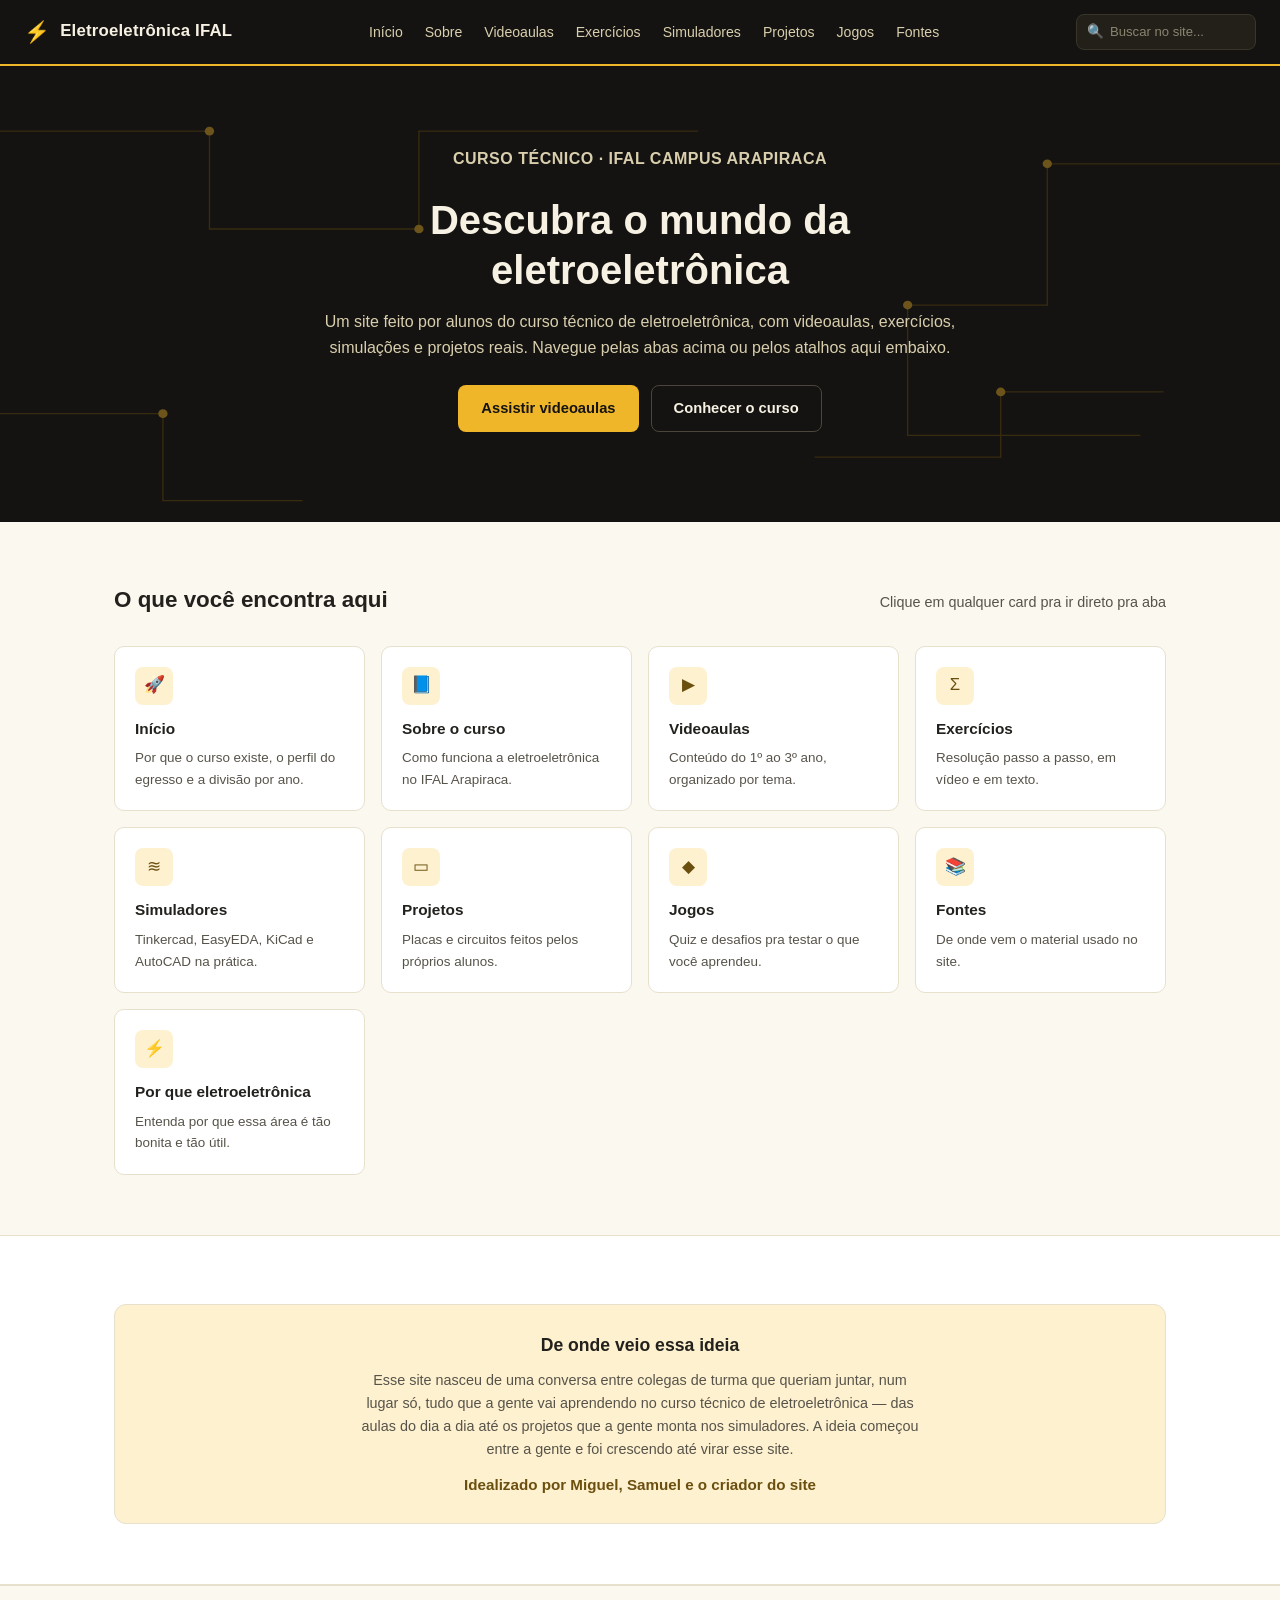
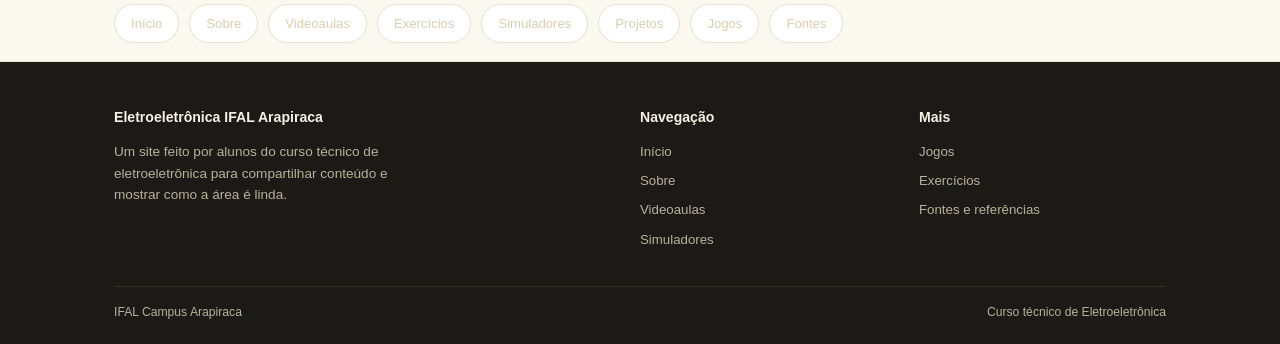
<file: index.html>
<!DOCTYPE html>
<html lang="pt-BR">
<head>
<meta charset="UTF-8">
<meta name="viewport" content="width=device-width, initial-scale=1.0">
<title>Eletroeletrônica IFAL Arapiraca</title>
<style>
:root{
  --preto: #141311;
  --preto-2: #1c1a17;
  --amarelo: #efb62a;
  --amarelo-escuro: #6b4f0f;
  --creme: #f7f1e3;
  --texto: #23211d;
  --texto-suave: #57534a;
  --borda: #e7e0cc;
  --fundo: #fbf8f0;
}
*{ box-sizing: border-box; margin: 0; padding: 0; }
html{ scroll-behavior: smooth; }
body{
  font-family: "Segoe UI", Roboto, Arial, sans-serif;
  background: var(--fundo);
  color: var(--texto);
  line-height: 1.6;
}
a{ color: inherit; text-decoration: none; }
img, svg.ilustracao{ max-width: 100%; display: block; }
.container{ max-width: 1100px; margin: 0 auto; padding: 0 24px; }

/* ---------- HEADER ---------- */
header{
  background: var(--preto);
  color: var(--creme);
  position: sticky;
  top: 0;
  z-index: 50;
  border-bottom: 2px solid var(--amarelo);
}
.nav-wrap{
  display: flex;
  align-items: center;
  justify-content: space-between;
  padding: 14px 24px;
  gap: 16px;
}
.logo{
  display: flex;
  align-items: center;
  gap: 10px;
  font-weight: 700;
  font-size: 1.05rem;
  letter-spacing: 0.2px;
  white-space: nowrap;
}
.logo .raio{ color: var(--amarelo); font-size: 1.3rem; }
nav ul{ display: flex; gap: 22px; list-style: none; }
nav a{ font-size: 0.88rem; color: #d9cfae; transition: color 0.15s ease; }
nav a:hover, nav a.ativo{ color: var(--amarelo); }

.busca{
  display: flex;
  align-items: center;
  background: #232019;
  border: 1px solid #3a3529;
  border-radius: 8px;
  padding: 6px 10px;
  gap: 6px;
  flex: 0 0 180px;
}
.busca input{
  background: none; border: none; outline: none;
  color: var(--creme); font-size: 0.82rem; width: 100%;
}
.busca input::placeholder{ color: #8a8471; }
.busca span{ color: var(--amarelo); font-size: 0.85rem; }

.menu-btn{
  display: none;
  background: none;
  border: 1px solid var(--amarelo);
  color: var(--amarelo);
  width: 36px; height: 36px;
  border-radius: 6px;
  font-size: 1rem;
  cursor: pointer;
  flex-shrink: 0;
}

/* ---------- HERO (home) ---------- */
.hero{
  position: relative;
  background: var(--preto);
  color: var(--creme);
  overflow: hidden;
  padding: 80px 24px 90px;
  text-align: center;
}
.hero svg.circuito{ position: absolute; inset: 0; width: 100%; height: 100%; opacity: 0.4; pointer-events: none; }
.hero-content{ position: relative; z-index: 1; max-width: 680px; margin: 0 auto; }
.eyebrow{ color: var(--amarelo); font-weight: 600; font-size: 0.82rem; margin-bottom: 12px; letter-spacing: 0.5px; }
.hero h1{ font-size: clamp(1.7rem, 4vw, 2.5rem); font-weight: 700; margin-bottom: 14px; line-height: 1.25; }
.hero p{ color: #d9cfae; font-size: 1rem; margin-bottom: 24px; }
.hero-cta{ display: flex; gap: 12px; justify-content: center; flex-wrap: wrap; }
.btn{
  padding: 11px 22px; border-radius: 8px; font-size: 0.92rem; font-weight: 600;
  cursor: pointer; border: 1px solid transparent; display: inline-block;
  transition: transform 0.12s ease, opacity 0.15s ease;
}
.btn:hover{ opacity: 0.9; }
.btn-primario{ background: var(--amarelo); color: var(--preto); }
.btn-secundario{ background: transparent; color: var(--creme); border-color: #4a463c; }

/* ---------- HERO menor (páginas internas) ---------- */
.page-hero{
  background: var(--preto);
  color: var(--creme);
  padding: 46px 24px;
  text-align: center;
  position: relative;
  overflow: hidden;
}
.page-hero .eyebrow{ margin-bottom: 8px; }
.page-hero h1{ font-size: 1.7rem; margin-bottom: 8px; }
.page-hero p{ color: #d9cfae; font-size: 0.92rem; max-width: 520px; margin: 0 auto; }

section{ padding: 60px 0; }
.section-titulo{ display: flex; align-items: baseline; justify-content: space-between; margin-bottom: 28px; flex-wrap: wrap; gap: 8px; }
.section-titulo h2{ font-size: 1.4rem; font-weight: 700; }
.section-titulo p{ color: var(--texto-suave); font-size: 0.9rem; }

.grid-4{ display: grid; grid-template-columns: repeat(4, 1fr); gap: 16px; }
.grid-3{ display: grid; grid-template-columns: repeat(3, 1fr); gap: 18px; }
.grid-2{ display: grid; grid-template-columns: 1fr 1fr; gap: 24px; align-items: center; }

.card{
  background: #fff; border: 1px solid var(--borda); border-radius: 10px;
  padding: 20px; transition: border-color 0.15s ease;
}
.card:hover{ border-color: var(--amarelo); }
.card .icone{
  width: 38px; height: 38px; border-radius: 8px; background: #fdf1cf;
  color: var(--amarelo-escuro); display: flex; align-items: center; justify-content: center;
  font-size: 1.05rem; margin-bottom: 12px;
}
.card h3{ font-size: 0.96rem; margin-bottom: 6px; }
.card p{ font-size: 0.84rem; color: var(--texto-suave); }

.bg-clara{ background: #fff; border-top: 1px solid var(--borda); border-bottom: 1px solid var(--borda); }

.video-card{ border: 1px solid var(--borda); border-radius: 10px; overflow: hidden; background: var(--fundo); }
.video-thumb{ height: 100px; background: #fdf1cf; display: flex; align-items: center; justify-content: center; color: var(--amarelo-escuro); font-size: 1.5rem; }
.video-info{ padding: 14px 16px; }
.video-info h4{ font-size: 0.92rem; margin-bottom: 4px; }
.video-info span{ font-size: 0.76rem; color: var(--texto-suave); }

.grid-tools{ display: grid; grid-template-columns: repeat(3, 1fr); gap: 16px; }
.tool-card{ border: 1px solid var(--borda); background: #fff; border-radius: 10px; padding: 18px; display: flex; align-items: center; gap: 12px; }
.tool-card .dot{ width: 8px; height: 8px; border-radius: 50%; background: var(--amarelo); flex-shrink: 0; }
.tool-card h4{ font-size: 0.94rem; margin-bottom: 2px; }
.tool-card span{ font-size: 0.76rem; color: var(--texto-suave); }

/* Cards de simulador com imagem de fundo (placa de circuito) */
.grid-tools-bg{ display: grid; grid-template-columns: repeat(2, 1fr); gap: 16px; }
.tool-card-bg{
  position: relative;
  overflow: hidden;
  background: var(--preto);
  border-radius: 12px;
  padding: 22px;
  display: block;
  text-decoration: none;
  min-height: 128px;
}
.tool-card-bg svg.bg-circuito{ position: absolute; inset: 0; width: 100%; height: 100%; opacity: 0.35; }
.tool-card-bg .conteudo{ position: relative; z-index: 1; }
.tool-card-bg h4{ color: var(--creme); font-size: 1.05rem; margin-bottom: 6px; }
.tool-card-bg p{ color: #d9cfae; font-size: 0.82rem; margin-bottom: 14px; max-width: 320px; }
.tool-card-bg .link-txt{ display: inline-flex; align-items: center; gap: 6px; font-size: 0.8rem; color: var(--amarelo); font-weight: 600; }
.tool-card-bg:hover .link-txt{ text-decoration: underline; }

.jogos-wrap{
  background: var(--preto); color: var(--creme); border-radius: 14px; padding: 40px 30px;
  display: flex; align-items: center; justify-content: space-between; gap: 24px; flex-wrap: wrap;
}
.jogos-texto h2{ color: var(--creme); margin-bottom: 8px; }
.jogos-texto p{ color: #d9cfae; max-width: 420px; font-size: 0.9rem; }

.creditos{
  background: #fdf1cf; border: 1px solid var(--borda); border-radius: 12px; padding: 26px;
  text-align: center; margin-top: 8px;
}
.creditos h3{ font-size: 1.1rem; margin-bottom: 10px; }
.creditos p{ font-size: 0.9rem; color: var(--texto-suave); max-width: 560px; margin: 0 auto; }
.creditos .nomes{ margin-top: 12px; font-weight: 600; color: var(--amarelo-escuro); font-size: 0.95rem; }

/* ---------- Navegação secundária (rodapé de abas) ---------- */
.subnav{
  background: var(--fundo); border-top: 1px solid var(--borda); border-bottom: 1px solid var(--borda);
  padding: 18px 0;
}
.subnav .container{ display: flex; gap: 10px; overflow-x: auto; }
.subnav a{
  flex: 0 0 auto; background: #fff; border: 1px solid var(--borda); border-radius: 999px;
  padding: 8px 16px; font-size: 0.82rem; font-weight: 500; white-space: nowrap;
  transition: border-color 0.15s ease, color 0.15s ease;
}
.subnav a:hover, .subnav a.ativo{ border-color: var(--amarelo); color: var(--amarelo-escuro); }

/* ---------- FOOTER ---------- */
footer{ background: var(--preto-2); color: #b8b19b; padding: 44px 0 22px; }
.footer-grid{ display: grid; grid-template-columns: 2fr 1fr 1fr; gap: 32px; margin-bottom: 28px; }
.footer-grid h5{ color: var(--creme); font-size: 0.88rem; margin-bottom: 12px; }
.footer-grid ul{ list-style: none; }
.footer-grid li{ margin-bottom: 8px; font-size: 0.83rem; }
.footer-grid li a:hover{ color: var(--amarelo); }
.footer-base{ border-top: 1px solid #322f28; padding-top: 16px; font-size: 0.76rem; display: flex; justify-content: space-between; flex-wrap: wrap; gap: 8px; }

/* ---------- RESPONSIVO ---------- */
@media (max-width: 900px){
  .grid-4{ grid-template-columns: repeat(2, 1fr); }
  .grid-3{ grid-template-columns: 1fr; }
  .grid-2{ grid-template-columns: 1fr; }
  .grid-tools{ grid-template-columns: 1fr; }
  .footer-grid{ grid-template-columns: 1fr; }
  .busca{ display: none; }
}
@media (max-width: 720px){
  nav ul{
    position: absolute; top: 100%; left: 0; right: 0; background: var(--preto);
    flex-direction: column; padding: 16px 24px; gap: 16px; display: none;
    border-bottom: 2px solid var(--amarelo);
  }
  nav ul.aberto{ display: flex; }
  .menu-btn{ display: block; }
}

</style>
</head>
<body>

<header>
  <div class="nav-wrap">
    <div class="logo"><span class="raio">⚡</span> Eletroeletrônica IFAL</div>
    <nav>
      <ul id="menu">
        <li><a href="inicio.html">Início</a></li>
        <li><a href="sobre.html">Sobre</a></li>
        <li><a href="videoaulas.html">Videoaulas</a></li>
        <li><a href="exercicios.html">Exercícios</a></li>
        <li><a href="simuladores.html">Simuladores</a></li>
        <li><a href="projetos.html">Projetos</a></li>
        <li><a href="jogos.html">Jogos</a></li>
        <li><a href="fontes.html">Fontes</a></li>
      </ul>
    </nav>
    <form class="busca" id="buscaForm">
      <span>🔍</span>
      <input type="text" id="buscaInput" placeholder="Buscar no site...">
    </form>
    <button class="menu-btn" id="menuBtn" aria-label="Abrir menu">☰</button>
  </div>
</header>

<section class="hero">
  <svg class="circuito" viewBox="0 0 1100 420" preserveAspectRatio="none">
    <g stroke="#6b4f0f" stroke-width="1.2" fill="none">
      <path d="M0 60 H180 V150 H360 V60 H600"/>
      <path d="M1100 90 H900 V220 H780 V340 H980"/>
      <path d="M0 320 H140 V400 H260"/>
      <path d="M700 360 H860 V300 H1000"/>
    </g>
    <g fill="#efb62a">
      <circle cx="180" cy="60" r="4"/><circle cx="360" cy="150" r="4"/><circle cx="900" cy="90" r="4"/>
      <circle cx="780" cy="220" r="4"/><circle cx="140" cy="320" r="4"/><circle cx="860" cy="300" r="4"/>
    </g>
  </svg>
  <div class="hero-content">
    <p class="eyebrow">CURSO TÉCNICO · IFAL CAMPUS ARAPIRACA</p>
    <h1>Descubra o mundo da eletroeletrônica</h1>
    <p>Um site feito por alunos do curso técnico de eletroeletrônica, com videoaulas, exercícios, simulações e projetos reais. Navegue pelas abas acima ou pelos atalhos aqui embaixo.</p>
    <div class="hero-cta">
      <a href="videoaulas.html" class="btn btn-primario">Assistir videoaulas</a>
      <a href="sobre.html" class="btn btn-secundario">Conhecer o curso</a>
    </div>
  </div>
</section>

<section>
  <div class="container">
    <div class="section-titulo">
      <h2>O que você encontra aqui</h2>
      <p>Clique em qualquer card pra ir direto pra aba</p>
    </div>
    <div class="grid-4">
      <a href="inicio.html" class="card">
        <div class="icone">🚀</div>
        <h3>Início</h3>
        <p>Por que o curso existe, o perfil do egresso e a divisão por ano.</p>
      </a>
      <a href="sobre.html" class="card">
        <div class="icone">📘</div>
        <h3>Sobre o curso</h3>
        <p>Como funciona a eletroeletrônica no IFAL Arapiraca.</p>
      </a>
      <a href="videoaulas.html" class="card">
        <div class="icone">▶</div>
        <h3>Videoaulas</h3>
        <p>Conteúdo do 1º ao 3º ano, organizado por tema.</p>
      </a>
      <a href="exercicios.html" class="card">
        <div class="icone">Σ</div>
        <h3>Exercícios</h3>
        <p>Resolução passo a passo, em vídeo e em texto.</p>
      </a>
      <a href="simuladores.html" class="card">
        <div class="icone">≋</div>
        <h3>Simuladores</h3>
        <p>Tinkercad, EasyEDA, KiCad e AutoCAD na prática.</p>
      </a>
      <a href="projetos.html" class="card">
        <div class="icone">▭</div>
        <h3>Projetos</h3>
        <p>Placas e circuitos feitos pelos próprios alunos.</p>
      </a>
      <a href="jogos.html" class="card">
        <div class="icone">◆</div>
        <h3>Jogos</h3>
        <p>Quiz e desafios pra testar o que você aprendeu.</p>
      </a>
      <a href="fontes.html" class="card">
        <div class="icone">📚</div>
        <h3>Fontes</h3>
        <p>De onde vem o material usado no site.</p>
      </a>
      <a href="sobre.html" class="card">
        <div class="icone">⚡</div>
        <h3>Por que eletroeletrônica</h3>
        <p>Entenda por que essa área é tão bonita e tão útil.</p>
      </a>
    </div>
  </div>
</section>

<section class="bg-clara">
  <div class="container">
    <div class="creditos">
      <h3>De onde veio essa ideia</h3>
      <p>Esse site nasceu de uma conversa entre colegas de turma que queriam juntar, num lugar só, tudo que a gente vai aprendendo no curso técnico de eletroeletrônica — das aulas do dia a dia até os projetos que a gente monta nos simuladores. A ideia começou entre a gente e foi crescendo até virar esse site.</p>
      <p class="nomes">Idealizado por Miguel, Samuel e o criador do site</p>
    </div>
  </div>
</section>

<nav class="subnav">
  <div class="container">
    <a href="inicio.html">Início</a>
    <a href="sobre.html">Sobre</a>
    <a href="videoaulas.html">Videoaulas</a>
    <a href="exercicios.html">Exercícios</a>
    <a href="simuladores.html">Simuladores</a>
    <a href="projetos.html">Projetos</a>
    <a href="jogos.html">Jogos</a>
    <a href="fontes.html">Fontes</a>
  </div>
</nav>

<footer>
  <div class="container">
    <div class="footer-grid">
      <div>
        <h5>Eletroeletrônica IFAL Arapiraca</h5>
        <p style="font-size:0.85rem; max-width:320px;">Um site feito por alunos do curso técnico de eletroeletrônica para compartilhar conteúdo e mostrar como a área é linda.</p>
      </div>
      <div>
        <h5>Navegação</h5>
        <ul>
          <li><a href="inicio.html">Início</a></li>
          <li><a href="sobre.html">Sobre</a></li>
          <li><a href="videoaulas.html">Videoaulas</a></li>
          <li><a href="simuladores.html">Simuladores</a></li>
        </ul>
      </div>
      <div>
        <h5>Mais</h5>
        <ul>
          <li><a href="jogos.html">Jogos</a></li>
          <li><a href="exercicios.html">Exercícios</a></li>
          <li><a href="fontes.html">Fontes e referências</a></li>
        </ul>
      </div>
    </div>
    <div class="footer-base">
      <span>IFAL Campus Arapiraca</span>
      <span>Curso técnico de Eletroeletrônica</span>
    </div>
  </div>
</footer>

<script>
// menu mobile
const menuBtn = document.getElementById('menuBtn');
const menu = document.getElementById('menu');
if (menuBtn && menu) {
  menuBtn.addEventListener('click', () => menu.classList.toggle('aberto'));
  menu.querySelectorAll('a').forEach(link => {
    link.addEventListener('click', () => menu.classList.remove('aberto'));
  });
}

// busca simples: leva para a página cujo nome bate com o termo digitado
const paginas = {
  'sobre': 'sobre.html',
  'curso': 'sobre.html',
  'videoaula': 'videoaulas.html',
  'video': 'videoaulas.html',
  'aula': 'videoaulas.html',
  'exercicio': 'exercicios.html',
  'exercício': 'exercicios.html',
  'simulador': 'simuladores.html',
  'tinkercad': 'simuladores.html',
  'kicad': 'simuladores.html',
  'falstad': 'simuladores.html',
  'proteus': 'simuladores.html',
  'easyeda': 'simuladores.html',
  'autocad': 'simuladores.html',
  'projeto': 'projetos.html',
  'jogo': 'jogos.html',
  'quiz': 'jogos.html',
  'fonte': 'fontes.html',
  'referencia': 'fontes.html',
  'referência': 'fontes.html'
};

const buscaForm = document.getElementById('buscaForm');
if (buscaForm) {
  buscaForm.addEventListener('submit', (e) => {
    e.preventDefault();
    const termo = document.getElementById('buscaInput').value.trim().toLowerCase();
    const chaveEncontrada = Object.keys(paginas).find(chave => termo.includes(chave));
    if (chaveEncontrada) {
      window.location.href = paginas[chaveEncontrada];
    } else {
      alert('Não encontrei nada com esse termo. Tente: sobre, videoaula, exercício, simulador, projeto, jogo ou fonte.');
    }
  });
}

</script>
</body>
</html>
</file>
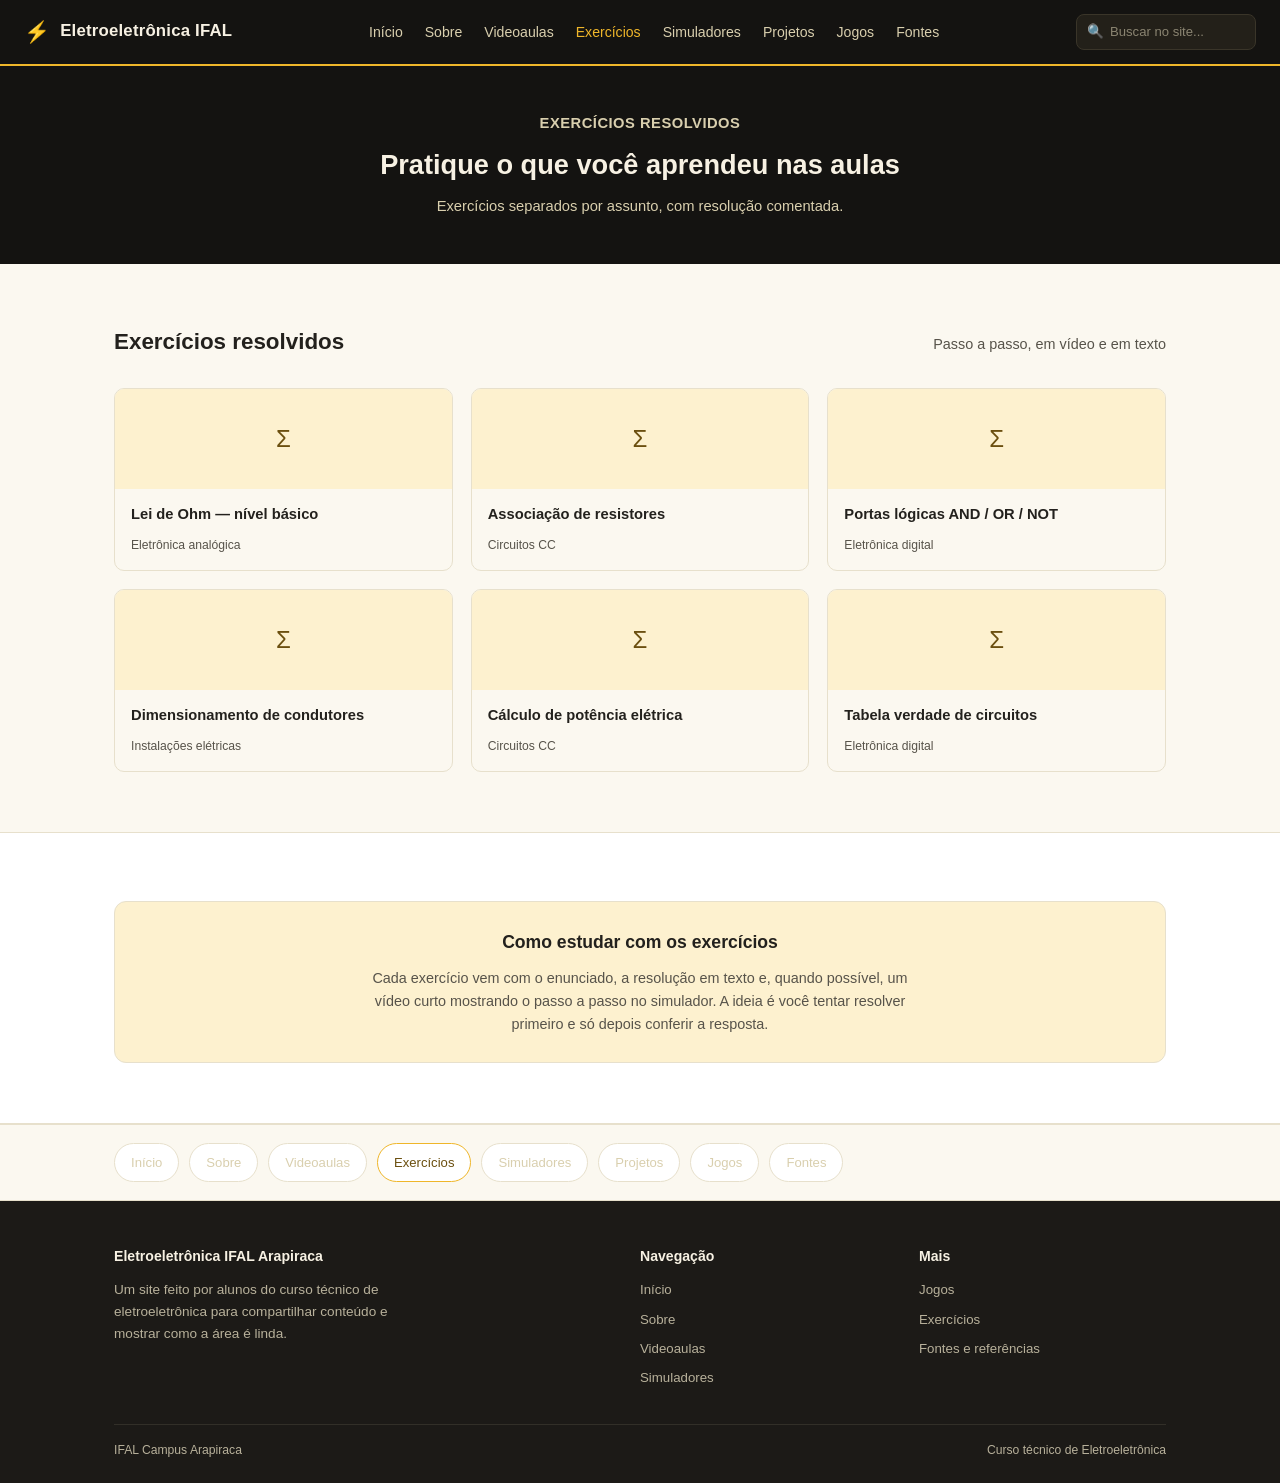
<file: exercicios.html>
<!DOCTYPE html>
<html lang="pt-BR">
<head>
<meta charset="UTF-8">
<meta name="viewport" content="width=device-width, initial-scale=1.0">
<title>Exercícios — Eletroeletrônica IFAL</title>
<link rel="stylesheet" href="style.css">
</head>
<body>

<header>
  <div class="nav-wrap">
    <div class="logo"><span class="raio">⚡</span> Eletroeletrônica IFAL</div>
    <nav>
      <ul id="menu">
        <li><a href="inicio.html">Início</a></li>
        <li><a href="sobre.html">Sobre</a></li>
        <li><a href="videoaulas.html">Videoaulas</a></li>
        <li><a href="exercicios.html" class="ativo">Exercícios</a></li>
        <li><a href="simuladores.html">Simuladores</a></li>
        <li><a href="projetos.html">Projetos</a></li>
        <li><a href="jogos.html">Jogos</a></li>
        <li><a href="fontes.html">Fontes</a></li>
      </ul>
    </nav>
    <form class="busca" id="buscaForm">
      <span>🔍</span>
      <input type="text" id="buscaInput" placeholder="Buscar no site...">
    </form>
    <button class="menu-btn" id="menuBtn" aria-label="Abrir menu">☰</button>
  </div>
</header>

<section class="page-hero">
  <p class="eyebrow">EXERCÍCIOS RESOLVIDOS</p>
  <h1>Pratique o que você aprendeu nas aulas</h1>
  <p>Exercícios separados por assunto, com resolução comentada.</p>
</section>


<section>
  <div class="container">
    <div class="section-titulo">
      <h2>Exercícios resolvidos</h2>
      <p>Passo a passo, em vídeo e em texto</p>
    </div>
    <div class="grid-3">
      <div class="video-card">
        <div class="video-thumb">Σ</div>
        <div class="video-info"><h4>Lei de Ohm — nível básico</h4><span>Eletrônica analógica</span></div>
      </div>
      <div class="video-card">
        <div class="video-thumb">Σ</div>
        <div class="video-info"><h4>Associação de resistores</h4><span>Circuitos CC</span></div>
      </div>
      <div class="video-card">
        <div class="video-thumb">Σ</div>
        <div class="video-info"><h4>Portas lógicas AND / OR / NOT</h4><span>Eletrônica digital</span></div>
      </div>
      <div class="video-card">
        <div class="video-thumb">Σ</div>
        <div class="video-info"><h4>Dimensionamento de condutores</h4><span>Instalações elétricas</span></div>
      </div>
      <div class="video-card">
        <div class="video-thumb">Σ</div>
        <div class="video-info"><h4>Cálculo de potência elétrica</h4><span>Circuitos CC</span></div>
      </div>
      <div class="video-card">
        <div class="video-thumb">Σ</div>
        <div class="video-info"><h4>Tabela verdade de circuitos</h4><span>Eletrônica digital</span></div>
      </div>
    </div>
  </div>
</section>

<section class="bg-clara">
  <div class="container">
    <div class="creditos">
      <h3>Como estudar com os exercícios</h3>
      <p>Cada exercício vem com o enunciado, a resolução em texto e, quando possível, um vídeo curto mostrando o passo a passo no simulador. A ideia é você tentar resolver primeiro e só depois conferir a resposta.</p>
    </div>
  </div>
</section>


<nav class="subnav">
  <div class="container">
    <a href="inicio.html">Início</a>
    <a href="sobre.html">Sobre</a>
    <a href="videoaulas.html">Videoaulas</a>
    <a href="exercicios.html" class="ativo">Exercícios</a>
    <a href="simuladores.html">Simuladores</a>
    <a href="projetos.html">Projetos</a>
    <a href="jogos.html">Jogos</a>
    <a href="fontes.html">Fontes</a>
  </div>
</nav>

<footer>
  <div class="container">
    <div class="footer-grid">
      <div>
        <h5>Eletroeletrônica IFAL Arapiraca</h5>
        <p style="font-size:0.85rem; max-width:320px;">Um site feito por alunos do curso técnico de eletroeletrônica para compartilhar conteúdo e mostrar como a área é linda.</p>
      </div>
      <div>
        <h5>Navegação</h5>
        <ul>
          <li><a href="inicio.html">Início</a></li>
          <li><a href="sobre.html">Sobre</a></li>
          <li><a href="videoaulas.html">Videoaulas</a></li>
          <li><a href="simuladores.html">Simuladores</a></li>
        </ul>
      </div>
      <div>
        <h5>Mais</h5>
        <ul>
          <li><a href="jogos.html">Jogos</a></li>
          <li><a href="exercicios.html">Exercícios</a></li>
          <li><a href="fontes.html">Fontes e referências</a></li>
        </ul>
      </div>
    </div>
    <div class="footer-base">
      <span>IFAL Campus Arapiraca</span>
      <span>Curso técnico de Eletroeletrônica</span>
    </div>
  </div>
</footer>

<script src="script.js"></script>
</body>
</html>
</file>
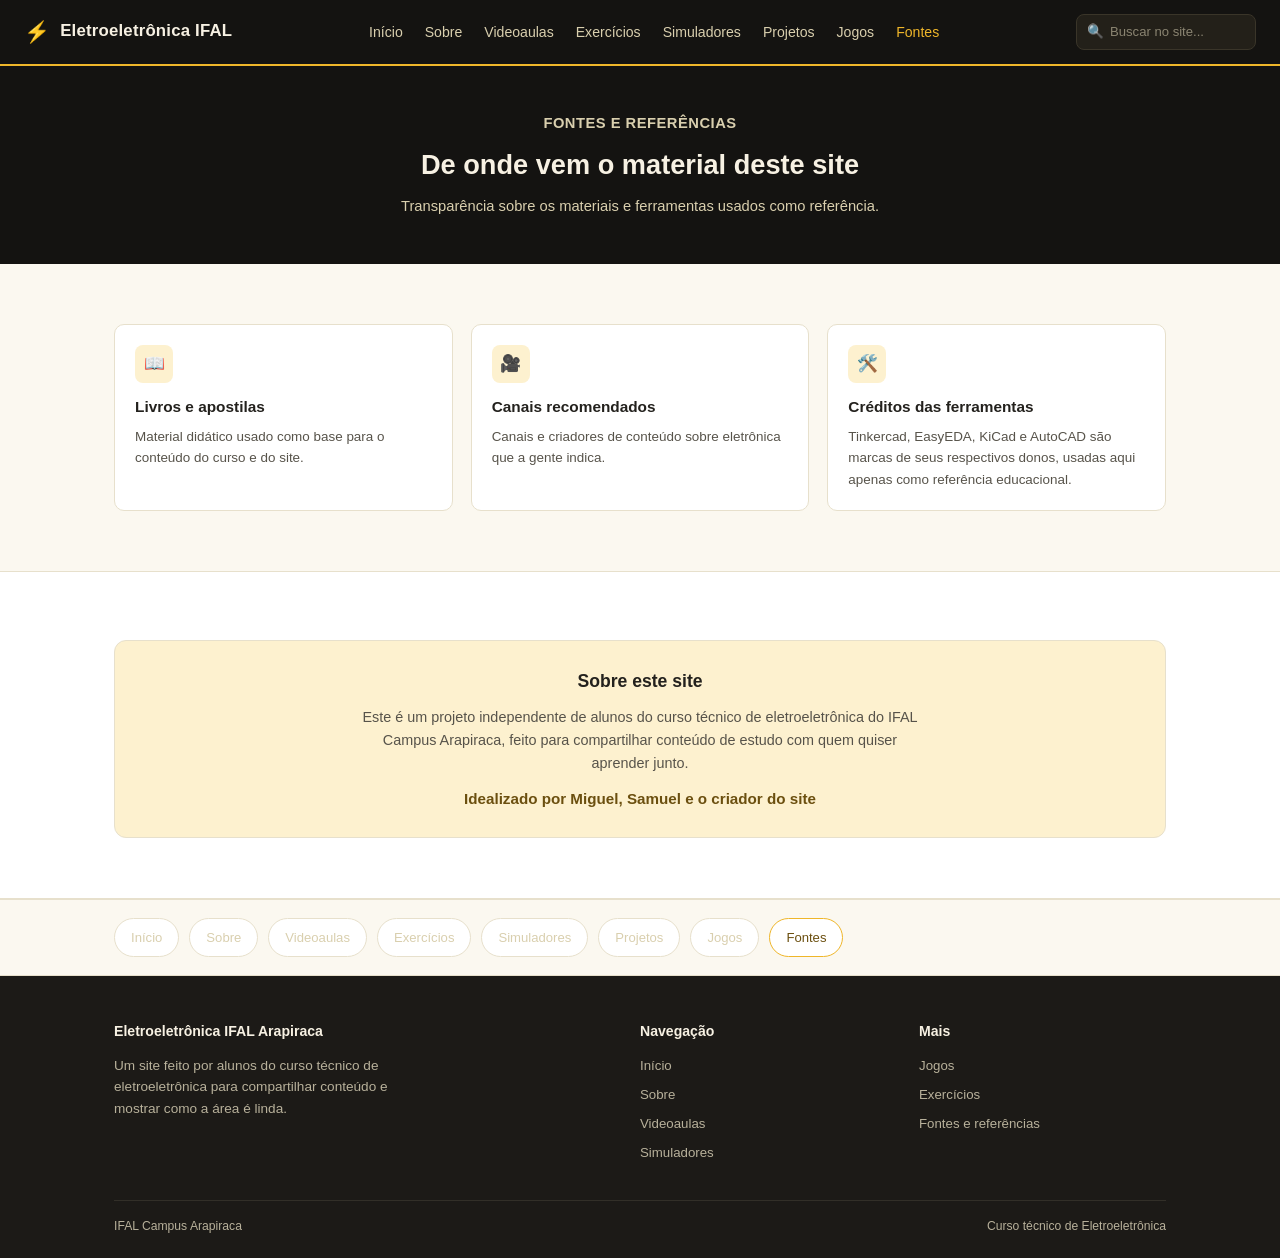
<file: fontes.html>
<!DOCTYPE html>
<html lang="pt-BR">
<head>
<meta charset="UTF-8">
<meta name="viewport" content="width=device-width, initial-scale=1.0">
<title>Fontes — Eletroeletrônica IFAL</title>
<link rel="stylesheet" href="style.css">
</head>
<body>

<header>
  <div class="nav-wrap">
    <div class="logo"><span class="raio">⚡</span> Eletroeletrônica IFAL</div>
    <nav>
      <ul id="menu">
        <li><a href="inicio.html">Início</a></li>
        <li><a href="sobre.html">Sobre</a></li>
        <li><a href="videoaulas.html">Videoaulas</a></li>
        <li><a href="exercicios.html">Exercícios</a></li>
        <li><a href="simuladores.html">Simuladores</a></li>
        <li><a href="projetos.html">Projetos</a></li>
        <li><a href="jogos.html">Jogos</a></li>
        <li><a href="fontes.html" class="ativo">Fontes</a></li>
      </ul>
    </nav>
    <form class="busca" id="buscaForm">
      <span>🔍</span>
      <input type="text" id="buscaInput" placeholder="Buscar no site...">
    </form>
    <button class="menu-btn" id="menuBtn" aria-label="Abrir menu">☰</button>
  </div>
</header>

<section class="page-hero">
  <p class="eyebrow">FONTES E REFERÊNCIAS</p>
  <h1>De onde vem o material deste site</h1>
  <p>Transparência sobre os materiais e ferramentas usados como referência.</p>
</section>


<section>
  <div class="container">
    <div class="grid-3">
      <div class="card">
        <div class="icone">📖</div>
        <h3>Livros e apostilas</h3>
        <p>Material didático usado como base para o conteúdo do curso e do site.</p>
      </div>
      <div class="card">
        <div class="icone">🎥</div>
        <h3>Canais recomendados</h3>
        <p>Canais e criadores de conteúdo sobre eletrônica que a gente indica.</p>
      </div>
      <div class="card">
        <div class="icone">🛠️</div>
        <h3>Créditos das ferramentas</h3>
        <p>Tinkercad, EasyEDA, KiCad e AutoCAD são marcas de seus respectivos donos, usadas aqui apenas como referência educacional.</p>
      </div>
    </div>
  </div>
</section>

<section class="bg-clara">
  <div class="container">
    <div class="creditos">
      <h3>Sobre este site</h3>
      <p>Este é um projeto independente de alunos do curso técnico de eletroeletrônica do IFAL Campus Arapiraca, feito para compartilhar conteúdo de estudo com quem quiser aprender junto.</p>
      <p class="nomes">Idealizado por Miguel, Samuel e o criador do site</p>
    </div>
  </div>
</section>


<nav class="subnav">
  <div class="container">
    <a href="inicio.html">Início</a>
    <a href="sobre.html">Sobre</a>
    <a href="videoaulas.html">Videoaulas</a>
    <a href="exercicios.html">Exercícios</a>
    <a href="simuladores.html">Simuladores</a>
    <a href="projetos.html">Projetos</a>
    <a href="jogos.html">Jogos</a>
    <a href="fontes.html" class="ativo">Fontes</a>
  </div>
</nav>

<footer>
  <div class="container">
    <div class="footer-grid">
      <div>
        <h5>Eletroeletrônica IFAL Arapiraca</h5>
        <p style="font-size:0.85rem; max-width:320px;">Um site feito por alunos do curso técnico de eletroeletrônica para compartilhar conteúdo e mostrar como a área é linda.</p>
      </div>
      <div>
        <h5>Navegação</h5>
        <ul>
          <li><a href="inicio.html">Início</a></li>
          <li><a href="sobre.html">Sobre</a></li>
          <li><a href="videoaulas.html">Videoaulas</a></li>
          <li><a href="simuladores.html">Simuladores</a></li>
        </ul>
      </div>
      <div>
        <h5>Mais</h5>
        <ul>
          <li><a href="jogos.html">Jogos</a></li>
          <li><a href="exercicios.html">Exercícios</a></li>
          <li><a href="fontes.html">Fontes e referências</a></li>
        </ul>
      </div>
    </div>
    <div class="footer-base">
      <span>IFAL Campus Arapiraca</span>
      <span>Curso técnico de Eletroeletrônica</span>
    </div>
  </div>
</footer>

<script src="script.js"></script>
</body>
</html>
</file>
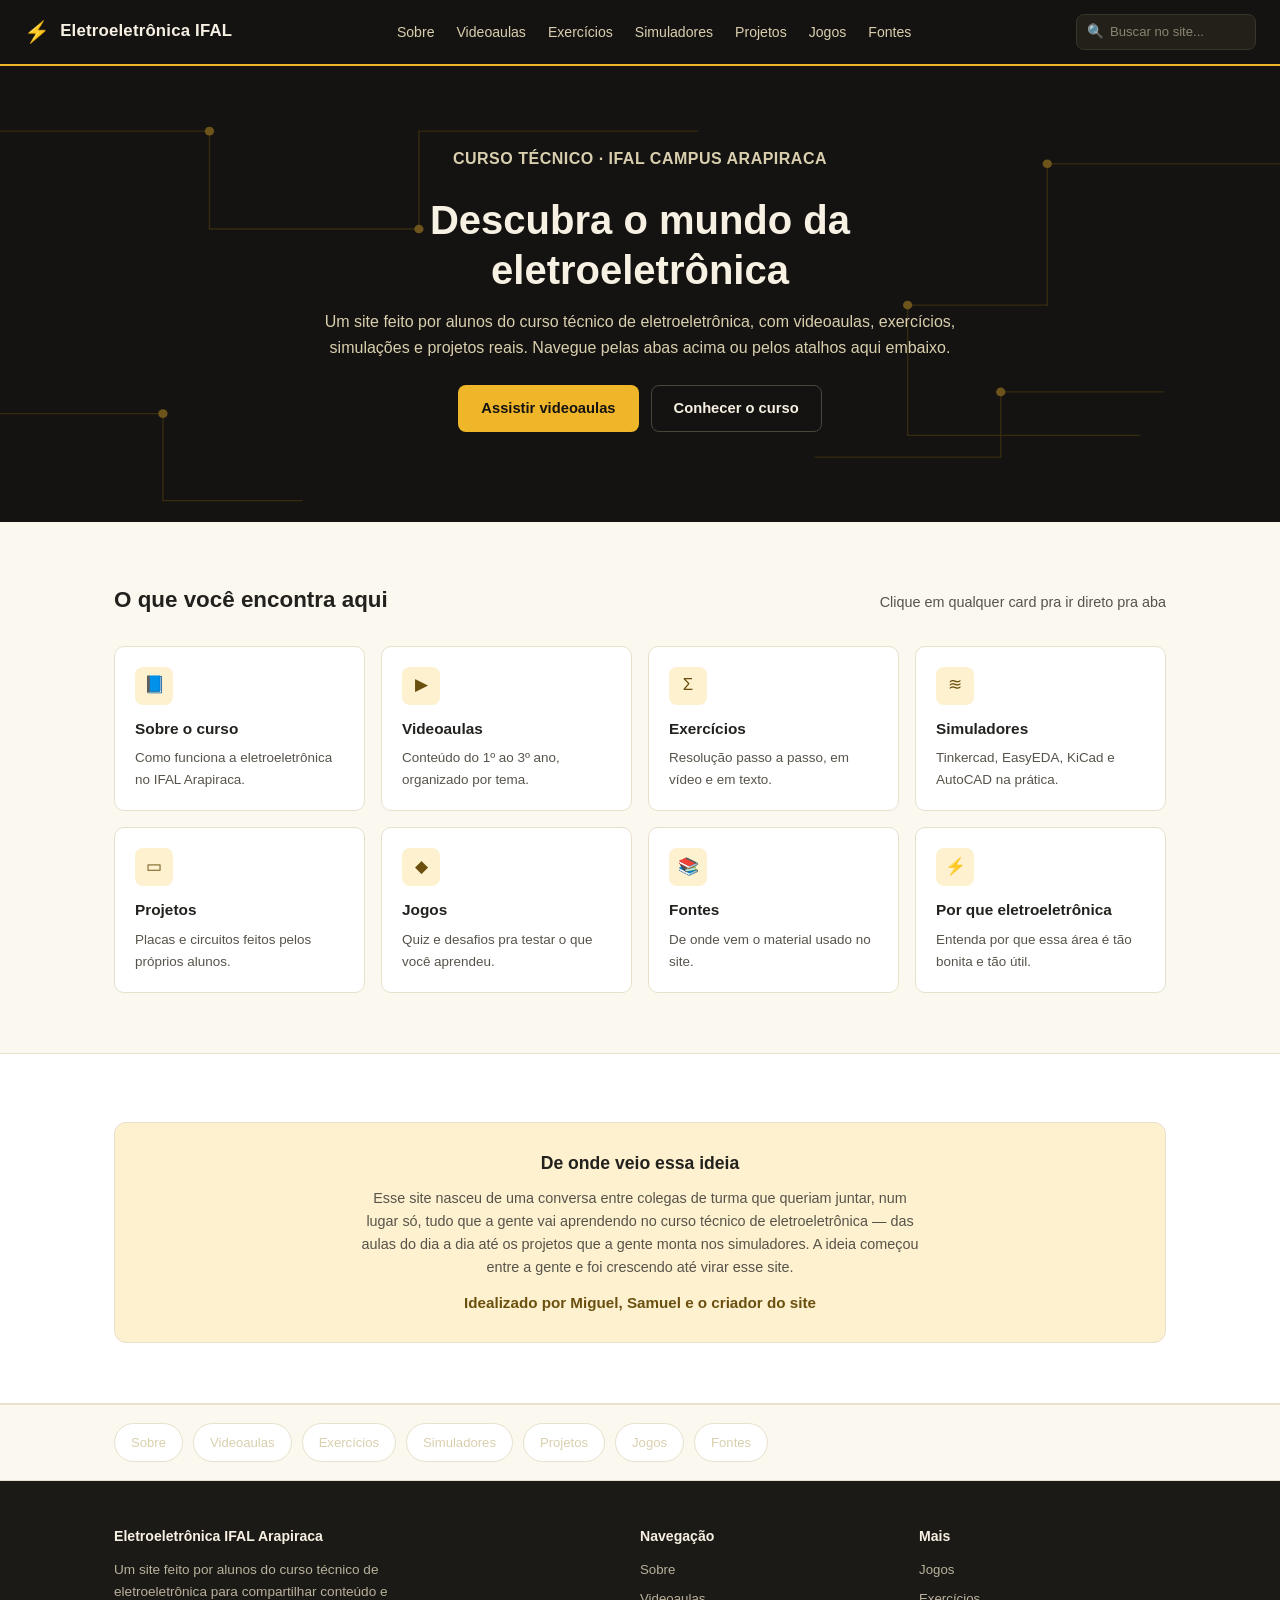
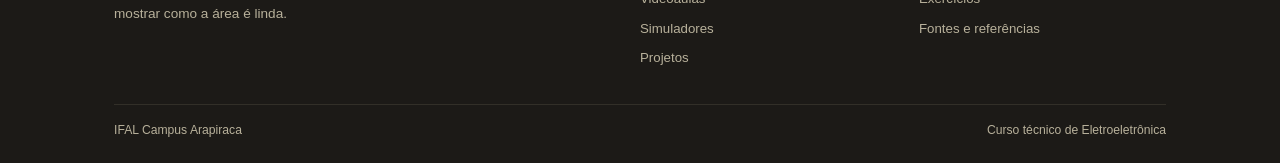
<file: index (1).html>
<!DOCTYPE html>
<html lang="pt-BR">
<head>
<meta charset="UTF-8">
<meta name="viewport" content="width=device-width, initial-scale=1.0">
<title>Eletroeletrônica IFAL Arapiraca</title>
<style>
:root{
  --preto: #141311;
  --preto-2: #1c1a17;
  --amarelo: #efb62a;
  --amarelo-escuro: #6b4f0f;
  --creme: #f7f1e3;
  --texto: #23211d;
  --texto-suave: #57534a;
  --borda: #e7e0cc;
  --fundo: #fbf8f0;
}
*{ box-sizing: border-box; margin: 0; padding: 0; }
html{ scroll-behavior: smooth; }
body{
  font-family: "Segoe UI", Roboto, Arial, sans-serif;
  background: var(--fundo);
  color: var(--texto);
  line-height: 1.6;
}
a{ color: inherit; text-decoration: none; }
img, svg.ilustracao{ max-width: 100%; display: block; }
.container{ max-width: 1100px; margin: 0 auto; padding: 0 24px; }

/* ---------- HEADER ---------- */
header{
  background: var(--preto);
  color: var(--creme);
  position: sticky;
  top: 0;
  z-index: 50;
  border-bottom: 2px solid var(--amarelo);
}
.nav-wrap{
  display: flex;
  align-items: center;
  justify-content: space-between;
  padding: 14px 24px;
  gap: 16px;
}
.logo{
  display: flex;
  align-items: center;
  gap: 10px;
  font-weight: 700;
  font-size: 1.05rem;
  letter-spacing: 0.2px;
  white-space: nowrap;
}
.logo .raio{ color: var(--amarelo); font-size: 1.3rem; }
nav ul{ display: flex; gap: 22px; list-style: none; }
nav a{ font-size: 0.88rem; color: #d9cfae; transition: color 0.15s ease; }
nav a:hover, nav a.ativo{ color: var(--amarelo); }

.busca{
  display: flex;
  align-items: center;
  background: #232019;
  border: 1px solid #3a3529;
  border-radius: 8px;
  padding: 6px 10px;
  gap: 6px;
  flex: 0 0 180px;
}
.busca input{
  background: none; border: none; outline: none;
  color: var(--creme); font-size: 0.82rem; width: 100%;
}
.busca input::placeholder{ color: #8a8471; }
.busca span{ color: var(--amarelo); font-size: 0.85rem; }

.menu-btn{
  display: none;
  background: none;
  border: 1px solid var(--amarelo);
  color: var(--amarelo);
  width: 36px; height: 36px;
  border-radius: 6px;
  font-size: 1rem;
  cursor: pointer;
  flex-shrink: 0;
}

/* ---------- HERO (home) ---------- */
.hero{
  position: relative;
  background: var(--preto);
  color: var(--creme);
  overflow: hidden;
  padding: 80px 24px 90px;
  text-align: center;
}
.hero svg.circuito{ position: absolute; inset: 0; width: 100%; height: 100%; opacity: 0.4; pointer-events: none; }
.hero-content{ position: relative; z-index: 1; max-width: 680px; margin: 0 auto; }
.eyebrow{ color: var(--amarelo); font-weight: 600; font-size: 0.82rem; margin-bottom: 12px; letter-spacing: 0.5px; }
.hero h1{ font-size: clamp(1.7rem, 4vw, 2.5rem); font-weight: 700; margin-bottom: 14px; line-height: 1.25; }
.hero p{ color: #d9cfae; font-size: 1rem; margin-bottom: 24px; }
.hero-cta{ display: flex; gap: 12px; justify-content: center; flex-wrap: wrap; }
.btn{
  padding: 11px 22px; border-radius: 8px; font-size: 0.92rem; font-weight: 600;
  cursor: pointer; border: 1px solid transparent; display: inline-block;
  transition: transform 0.12s ease, opacity 0.15s ease;
}
.btn:hover{ opacity: 0.9; }
.btn-primario{ background: var(--amarelo); color: var(--preto); }
.btn-secundario{ background: transparent; color: var(--creme); border-color: #4a463c; }

/* ---------- HERO menor (páginas internas) ---------- */
.page-hero{
  background: var(--preto);
  color: var(--creme);
  padding: 46px 24px;
  text-align: center;
  position: relative;
  overflow: hidden;
}
.page-hero .eyebrow{ margin-bottom: 8px; }
.page-hero h1{ font-size: 1.7rem; margin-bottom: 8px; }
.page-hero p{ color: #d9cfae; font-size: 0.92rem; max-width: 520px; margin: 0 auto; }

section{ padding: 60px 0; }
.section-titulo{ display: flex; align-items: baseline; justify-content: space-between; margin-bottom: 28px; flex-wrap: wrap; gap: 8px; }
.section-titulo h2{ font-size: 1.4rem; font-weight: 700; }
.section-titulo p{ color: var(--texto-suave); font-size: 0.9rem; }

.grid-4{ display: grid; grid-template-columns: repeat(4, 1fr); gap: 16px; }
.grid-3{ display: grid; grid-template-columns: repeat(3, 1fr); gap: 18px; }
.grid-2{ display: grid; grid-template-columns: 1fr 1fr; gap: 24px; align-items: center; }

.card{
  background: #fff; border: 1px solid var(--borda); border-radius: 10px;
  padding: 20px; transition: border-color 0.15s ease;
}
.card:hover{ border-color: var(--amarelo); }
.card .icone{
  width: 38px; height: 38px; border-radius: 8px; background: #fdf1cf;
  color: var(--amarelo-escuro); display: flex; align-items: center; justify-content: center;
  font-size: 1.05rem; margin-bottom: 12px;
}
.card h3{ font-size: 0.96rem; margin-bottom: 6px; }
.card p{ font-size: 0.84rem; color: var(--texto-suave); }

.bg-clara{ background: #fff; border-top: 1px solid var(--borda); border-bottom: 1px solid var(--borda); }

.video-card{ border: 1px solid var(--borda); border-radius: 10px; overflow: hidden; background: var(--fundo); }
.video-thumb{ height: 100px; background: #fdf1cf; display: flex; align-items: center; justify-content: center; color: var(--amarelo-escuro); font-size: 1.5rem; }
.video-info{ padding: 14px 16px; }
.video-info h4{ font-size: 0.92rem; margin-bottom: 4px; }
.video-info span{ font-size: 0.76rem; color: var(--texto-suave); }

.grid-tools{ display: grid; grid-template-columns: repeat(3, 1fr); gap: 16px; }
.tool-card{ border: 1px solid var(--borda); background: #fff; border-radius: 10px; padding: 18px; display: flex; align-items: center; gap: 12px; }
.tool-card .dot{ width: 8px; height: 8px; border-radius: 50%; background: var(--amarelo); flex-shrink: 0; }
.tool-card h4{ font-size: 0.94rem; margin-bottom: 2px; }
.tool-card span{ font-size: 0.76rem; color: var(--texto-suave); }

.jogos-wrap{
  background: var(--preto); color: var(--creme); border-radius: 14px; padding: 40px 30px;
  display: flex; align-items: center; justify-content: space-between; gap: 24px; flex-wrap: wrap;
}
.jogos-texto h2{ color: var(--creme); margin-bottom: 8px; }
.jogos-texto p{ color: #d9cfae; max-width: 420px; font-size: 0.9rem; }

.creditos{
  background: #fdf1cf; border: 1px solid var(--borda); border-radius: 12px; padding: 26px;
  text-align: center; margin-top: 8px;
}
.creditos h3{ font-size: 1.1rem; margin-bottom: 10px; }
.creditos p{ font-size: 0.9rem; color: var(--texto-suave); max-width: 560px; margin: 0 auto; }
.creditos .nomes{ margin-top: 12px; font-weight: 600; color: var(--amarelo-escuro); font-size: 0.95rem; }

/* ---------- Navegação secundária (rodapé de abas) ---------- */
.subnav{
  background: var(--fundo); border-top: 1px solid var(--borda); border-bottom: 1px solid var(--borda);
  padding: 18px 0;
}
.subnav .container{ display: flex; gap: 10px; overflow-x: auto; }
.subnav a{
  flex: 0 0 auto; background: #fff; border: 1px solid var(--borda); border-radius: 999px;
  padding: 8px 16px; font-size: 0.82rem; font-weight: 500; white-space: nowrap;
  transition: border-color 0.15s ease, color 0.15s ease;
}
.subnav a:hover, .subnav a.ativo{ border-color: var(--amarelo); color: var(--amarelo-escuro); }

/* ---------- FOOTER ---------- */
footer{ background: var(--preto-2); color: #b8b19b; padding: 44px 0 22px; }
.footer-grid{ display: grid; grid-template-columns: 2fr 1fr 1fr; gap: 32px; margin-bottom: 28px; }
.footer-grid h5{ color: var(--creme); font-size: 0.88rem; margin-bottom: 12px; }
.footer-grid ul{ list-style: none; }
.footer-grid li{ margin-bottom: 8px; font-size: 0.83rem; }
.footer-grid li a:hover{ color: var(--amarelo); }
.footer-base{ border-top: 1px solid #322f28; padding-top: 16px; font-size: 0.76rem; display: flex; justify-content: space-between; flex-wrap: wrap; gap: 8px; }

/* ---------- RESPONSIVO ---------- */
@media (max-width: 900px){
  .grid-4{ grid-template-columns: repeat(2, 1fr); }
  .grid-3{ grid-template-columns: 1fr; }
  .grid-2{ grid-template-columns: 1fr; }
  .grid-tools{ grid-template-columns: 1fr; }
  .footer-grid{ grid-template-columns: 1fr; }
  .busca{ display: none; }
}
@media (max-width: 720px){
  nav ul{
    position: absolute; top: 100%; left: 0; right: 0; background: var(--preto);
    flex-direction: column; padding: 16px 24px; gap: 16px; display: none;
    border-bottom: 2px solid var(--amarelo);
  }
  nav ul.aberto{ display: flex; }
  .menu-btn{ display: block; }
}

</style>
</head>
<body>

<header>
  <div class="nav-wrap">
    <div class="logo"><span class="raio">⚡</span> Eletroeletrônica IFAL</div>
    <nav>
      <ul id="menu">
        <li><a href="sobre.html">Sobre</a></li>
        <li><a href="videoaulas.html">Videoaulas</a></li>
        <li><a href="exercicios.html">Exercícios</a></li>
        <li><a href="simuladores.html">Simuladores</a></li>
        <li><a href="projetos.html">Projetos</a></li>
        <li><a href="jogos.html">Jogos</a></li>
        <li><a href="fontes.html">Fontes</a></li>
      </ul>
    </nav>
    <form class="busca" id="buscaForm">
      <span>🔍</span>
      <input type="text" id="buscaInput" placeholder="Buscar no site...">
    </form>
    <button class="menu-btn" id="menuBtn" aria-label="Abrir menu">☰</button>
  </div>
</header>

<section class="hero">
  <svg class="circuito" viewBox="0 0 1100 420" preserveAspectRatio="none">
    <g stroke="#6b4f0f" stroke-width="1.2" fill="none">
      <path d="M0 60 H180 V150 H360 V60 H600"/>
      <path d="M1100 90 H900 V220 H780 V340 H980"/>
      <path d="M0 320 H140 V400 H260"/>
      <path d="M700 360 H860 V300 H1000"/>
    </g>
    <g fill="#efb62a">
      <circle cx="180" cy="60" r="4"/><circle cx="360" cy="150" r="4"/><circle cx="900" cy="90" r="4"/>
      <circle cx="780" cy="220" r="4"/><circle cx="140" cy="320" r="4"/><circle cx="860" cy="300" r="4"/>
    </g>
  </svg>
  <div class="hero-content">
    <p class="eyebrow">CURSO TÉCNICO · IFAL CAMPUS ARAPIRACA</p>
    <h1>Descubra o mundo da eletroeletrônica</h1>
    <p>Um site feito por alunos do curso técnico de eletroeletrônica, com videoaulas, exercícios, simulações e projetos reais. Navegue pelas abas acima ou pelos atalhos aqui embaixo.</p>
    <div class="hero-cta">
      <a href="videoaulas.html" class="btn btn-primario">Assistir videoaulas</a>
      <a href="sobre.html" class="btn btn-secundario">Conhecer o curso</a>
    </div>
  </div>
</section>

<section>
  <div class="container">
    <div class="section-titulo">
      <h2>O que você encontra aqui</h2>
      <p>Clique em qualquer card pra ir direto pra aba</p>
    </div>
    <div class="grid-4">
      <a href="sobre.html" class="card">
        <div class="icone">📘</div>
        <h3>Sobre o curso</h3>
        <p>Como funciona a eletroeletrônica no IFAL Arapiraca.</p>
      </a>
      <a href="videoaulas.html" class="card">
        <div class="icone">▶</div>
        <h3>Videoaulas</h3>
        <p>Conteúdo do 1º ao 3º ano, organizado por tema.</p>
      </a>
      <a href="exercicios.html" class="card">
        <div class="icone">Σ</div>
        <h3>Exercícios</h3>
        <p>Resolução passo a passo, em vídeo e em texto.</p>
      </a>
      <a href="simuladores.html" class="card">
        <div class="icone">≋</div>
        <h3>Simuladores</h3>
        <p>Tinkercad, EasyEDA, KiCad e AutoCAD na prática.</p>
      </a>
      <a href="projetos.html" class="card">
        <div class="icone">▭</div>
        <h3>Projetos</h3>
        <p>Placas e circuitos feitos pelos próprios alunos.</p>
      </a>
      <a href="jogos.html" class="card">
        <div class="icone">◆</div>
        <h3>Jogos</h3>
        <p>Quiz e desafios pra testar o que você aprendeu.</p>
      </a>
      <a href="fontes.html" class="card">
        <div class="icone">📚</div>
        <h3>Fontes</h3>
        <p>De onde vem o material usado no site.</p>
      </a>
      <a href="sobre.html" class="card">
        <div class="icone">⚡</div>
        <h3>Por que eletroeletrônica</h3>
        <p>Entenda por que essa área é tão bonita e tão útil.</p>
      </a>
    </div>
  </div>
</section>

<section class="bg-clara">
  <div class="container">
    <div class="creditos">
      <h3>De onde veio essa ideia</h3>
      <p>Esse site nasceu de uma conversa entre colegas de turma que queriam juntar, num lugar só, tudo que a gente vai aprendendo no curso técnico de eletroeletrônica — das aulas do dia a dia até os projetos que a gente monta nos simuladores. A ideia começou entre a gente e foi crescendo até virar esse site.</p>
      <p class="nomes">Idealizado por Miguel, Samuel e o criador do site</p>
    </div>
  </div>
</section>

<nav class="subnav">
  <div class="container">
    <a href="sobre.html">Sobre</a>
    <a href="videoaulas.html">Videoaulas</a>
    <a href="exercicios.html">Exercícios</a>
    <a href="simuladores.html">Simuladores</a>
    <a href="projetos.html">Projetos</a>
    <a href="jogos.html">Jogos</a>
    <a href="fontes.html">Fontes</a>
  </div>
</nav>

<footer>
  <div class="container">
    <div class="footer-grid">
      <div>
        <h5>Eletroeletrônica IFAL Arapiraca</h5>
        <p style="font-size:0.85rem; max-width:320px;">Um site feito por alunos do curso técnico de eletroeletrônica para compartilhar conteúdo e mostrar como a área é linda.</p>
      </div>
      <div>
        <h5>Navegação</h5>
        <ul>
          <li><a href="sobre.html">Sobre</a></li>
          <li><a href="videoaulas.html">Videoaulas</a></li>
          <li><a href="simuladores.html">Simuladores</a></li>
          <li><a href="projetos.html">Projetos</a></li>
        </ul>
      </div>
      <div>
        <h5>Mais</h5>
        <ul>
          <li><a href="jogos.html">Jogos</a></li>
          <li><a href="exercicios.html">Exercícios</a></li>
          <li><a href="fontes.html">Fontes e referências</a></li>
        </ul>
      </div>
    </div>
    <div class="footer-base">
      <span>IFAL Campus Arapiraca</span>
      <span>Curso técnico de Eletroeletrônica</span>
    </div>
  </div>
</footer>

<script>
// menu mobile
const menuBtn = document.getElementById('menuBtn');
const menu = document.getElementById('menu');
if (menuBtn && menu) {
  menuBtn.addEventListener('click', () => menu.classList.toggle('aberto'));
  menu.querySelectorAll('a').forEach(link => {
    link.addEventListener('click', () => menu.classList.remove('aberto'));
  });
}

// busca simples: leva para a página cujo nome bate com o termo digitado
const paginas = {
  'sobre': 'sobre.html',
  'curso': 'sobre.html',
  'videoaula': 'videoaulas.html',
  'video': 'videoaulas.html',
  'aula': 'videoaulas.html',
  'exercicio': 'exercicios.html',
  'exercício': 'exercicios.html',
  'simulador': 'simuladores.html',
  'tinkercad': 'simuladores.html',
  'kicad': 'simuladores.html',
  'easyeda': 'simuladores.html',
  'autocad': 'simuladores.html',
  'projeto': 'projetos.html',
  'jogo': 'jogos.html',
  'quiz': 'jogos.html',
  'fonte': 'fontes.html',
  'referencia': 'fontes.html',
  'referência': 'fontes.html'
};

const buscaForm = document.getElementById('buscaForm');
if (buscaForm) {
  buscaForm.addEventListener('submit', (e) => {
    e.preventDefault();
    const termo = document.getElementById('buscaInput').value.trim().toLowerCase();
    const chaveEncontrada = Object.keys(paginas).find(chave => termo.includes(chave));
    if (chaveEncontrada) {
      window.location.href = paginas[chaveEncontrada];
    } else {
      alert('Não encontrei nada com esse termo. Tente: sobre, videoaula, exercício, simulador, projeto, jogo ou fonte.');
    }
  });
}

</script>
</body>
</html>
</file>
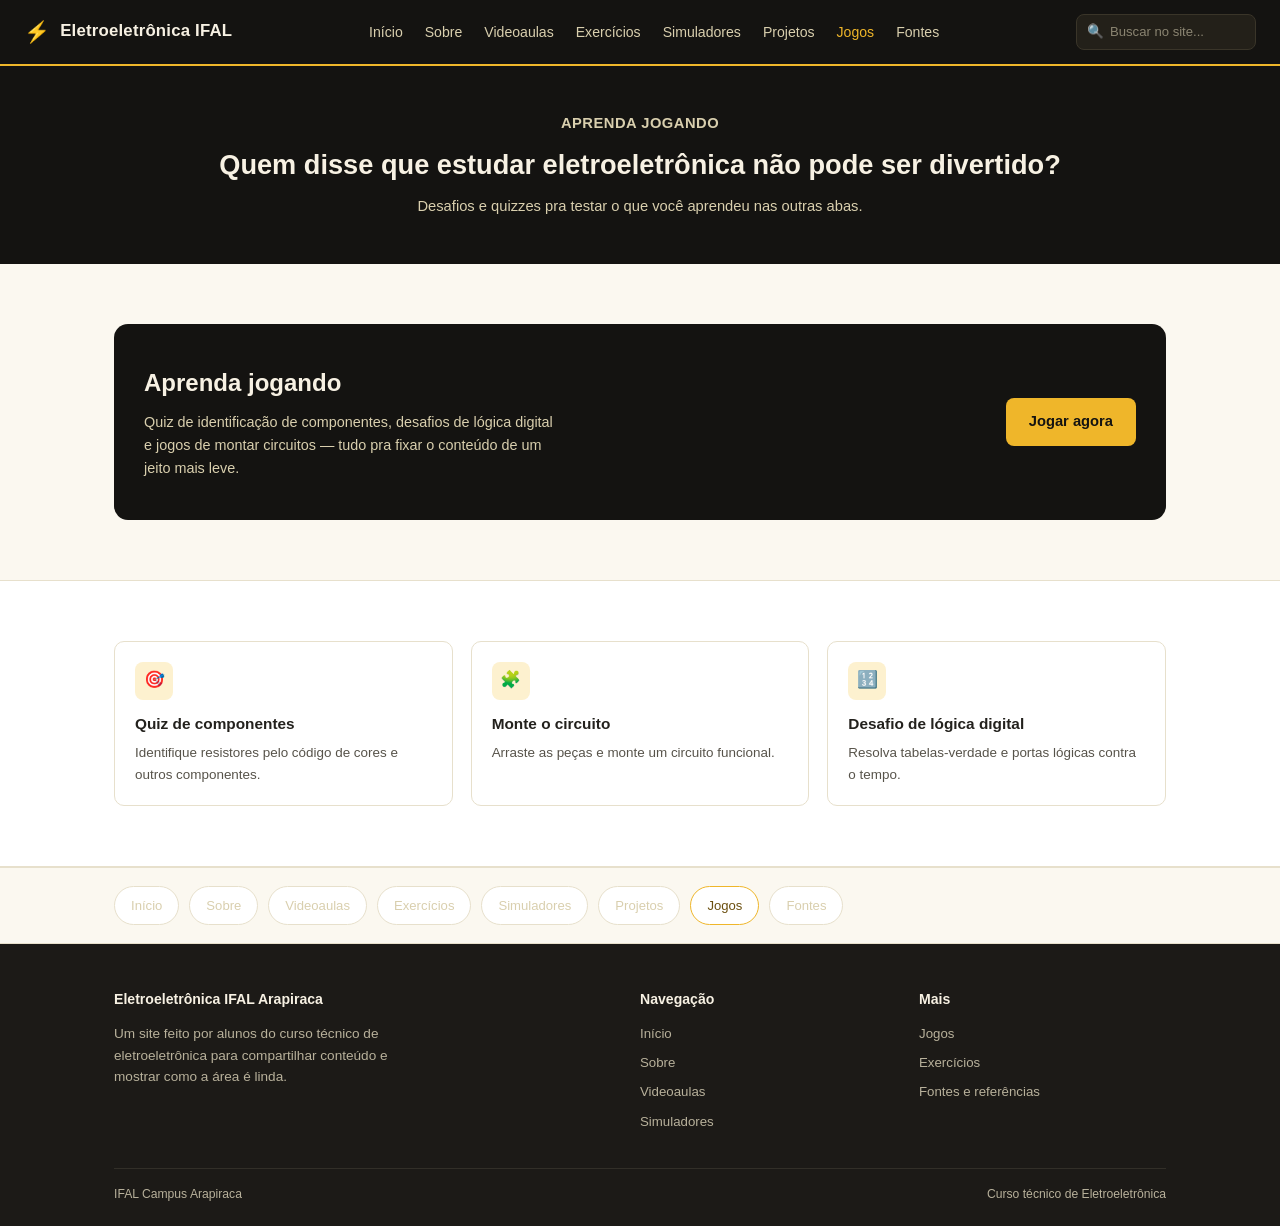
<file: jogos.html>
<!DOCTYPE html>
<html lang="pt-BR">
<head>
<meta charset="UTF-8">
<meta name="viewport" content="width=device-width, initial-scale=1.0">
<title>Jogos — Eletroeletrônica IFAL</title>
<link rel="stylesheet" href="style.css">
</head>
<body>

<header>
  <div class="nav-wrap">
    <div class="logo"><span class="raio">⚡</span> Eletroeletrônica IFAL</div>
    <nav>
      <ul id="menu">
        <li><a href="inicio.html">Início</a></li>
        <li><a href="sobre.html">Sobre</a></li>
        <li><a href="videoaulas.html">Videoaulas</a></li>
        <li><a href="exercicios.html">Exercícios</a></li>
        <li><a href="simuladores.html">Simuladores</a></li>
        <li><a href="projetos.html">Projetos</a></li>
        <li><a href="jogos.html" class="ativo">Jogos</a></li>
        <li><a href="fontes.html">Fontes</a></li>
      </ul>
    </nav>
    <form class="busca" id="buscaForm">
      <span>🔍</span>
      <input type="text" id="buscaInput" placeholder="Buscar no site...">
    </form>
    <button class="menu-btn" id="menuBtn" aria-label="Abrir menu">☰</button>
  </div>
</header>

<section class="page-hero">
  <p class="eyebrow">APRENDA JOGANDO</p>
  <h1>Quem disse que estudar eletroeletrônica não pode ser divertido?</h1>
  <p>Desafios e quizzes pra testar o que você aprendeu nas outras abas.</p>
</section>


<section>
  <div class="container">
    <div class="jogos-wrap">
      <div class="jogos-texto">
        <h2>Aprenda jogando</h2>
        <p>Quiz de identificação de componentes, desafios de lógica digital e jogos de montar circuitos — tudo pra fixar o conteúdo de um jeito mais leve.</p>
      </div>
      <a href="#" class="btn btn-primario">Jogar agora</a>
    </div>
  </div>
</section>

<section class="bg-clara">
  <div class="container">
    <div class="grid-3">
      <div class="card"><div class="icone">🎯</div><h3>Quiz de componentes</h3><p>Identifique resistores pelo código de cores e outros componentes.</p></div>
      <div class="card"><div class="icone">🧩</div><h3>Monte o circuito</h3><p>Arraste as peças e monte um circuito funcional.</p></div>
      <div class="card"><div class="icone">🔢</div><h3>Desafio de lógica digital</h3><p>Resolva tabelas-verdade e portas lógicas contra o tempo.</p></div>
    </div>
  </div>
</section>


<nav class="subnav">
  <div class="container">
    <a href="inicio.html">Início</a>
    <a href="sobre.html">Sobre</a>
    <a href="videoaulas.html">Videoaulas</a>
    <a href="exercicios.html">Exercícios</a>
    <a href="simuladores.html">Simuladores</a>
    <a href="projetos.html">Projetos</a>
    <a href="jogos.html" class="ativo">Jogos</a>
    <a href="fontes.html">Fontes</a>
  </div>
</nav>

<footer>
  <div class="container">
    <div class="footer-grid">
      <div>
        <h5>Eletroeletrônica IFAL Arapiraca</h5>
        <p style="font-size:0.85rem; max-width:320px;">Um site feito por alunos do curso técnico de eletroeletrônica para compartilhar conteúdo e mostrar como a área é linda.</p>
      </div>
      <div>
        <h5>Navegação</h5>
        <ul>
          <li><a href="inicio.html">Início</a></li>
          <li><a href="sobre.html">Sobre</a></li>
          <li><a href="videoaulas.html">Videoaulas</a></li>
          <li><a href="simuladores.html">Simuladores</a></li>
        </ul>
      </div>
      <div>
        <h5>Mais</h5>
        <ul>
          <li><a href="jogos.html">Jogos</a></li>
          <li><a href="exercicios.html">Exercícios</a></li>
          <li><a href="fontes.html">Fontes e referências</a></li>
        </ul>
      </div>
    </div>
    <div class="footer-base">
      <span>IFAL Campus Arapiraca</span>
      <span>Curso técnico de Eletroeletrônica</span>
    </div>
  </div>
</footer>

<script src="script.js"></script>
</body>
</html>
</file>
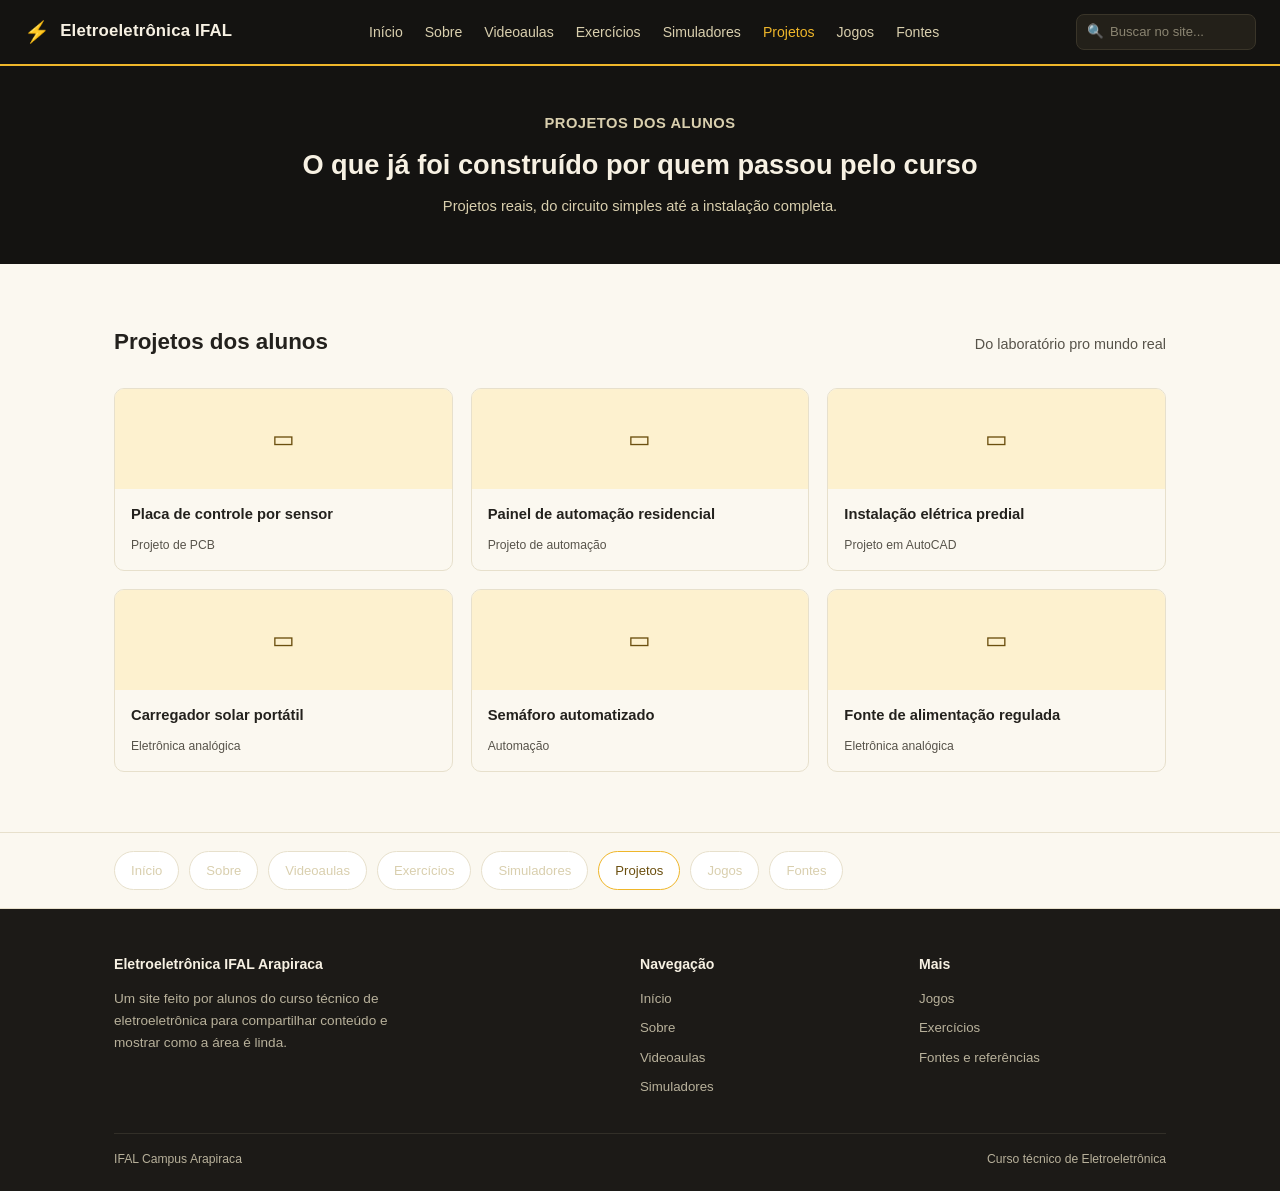
<file: projetos.html>
<!DOCTYPE html>
<html lang="pt-BR">
<head>
<meta charset="UTF-8">
<meta name="viewport" content="width=device-width, initial-scale=1.0">
<title>Projetos — Eletroeletrônica IFAL</title>
<link rel="stylesheet" href="style.css">
</head>
<body>

<header>
  <div class="nav-wrap">
    <div class="logo"><span class="raio">⚡</span> Eletroeletrônica IFAL</div>
    <nav>
      <ul id="menu">
        <li><a href="inicio.html">Início</a></li>
        <li><a href="sobre.html">Sobre</a></li>
        <li><a href="videoaulas.html">Videoaulas</a></li>
        <li><a href="exercicios.html">Exercícios</a></li>
        <li><a href="simuladores.html">Simuladores</a></li>
        <li><a href="projetos.html" class="ativo">Projetos</a></li>
        <li><a href="jogos.html">Jogos</a></li>
        <li><a href="fontes.html">Fontes</a></li>
      </ul>
    </nav>
    <form class="busca" id="buscaForm">
      <span>🔍</span>
      <input type="text" id="buscaInput" placeholder="Buscar no site...">
    </form>
    <button class="menu-btn" id="menuBtn" aria-label="Abrir menu">☰</button>
  </div>
</header>

<section class="page-hero">
  <p class="eyebrow">PROJETOS DOS ALUNOS</p>
  <h1>O que já foi construído por quem passou pelo curso</h1>
  <p>Projetos reais, do circuito simples até a instalação completa.</p>
</section>


<section>
  <div class="container">
    <div class="section-titulo">
      <h2>Projetos dos alunos</h2>
      <p>Do laboratório pro mundo real</p>
    </div>
    <div class="grid-3">
      <div class="video-card">
        <div class="video-thumb">▭</div>
        <div class="video-info"><h4>Placa de controle por sensor</h4><span>Projeto de PCB</span></div>
      </div>
      <div class="video-card">
        <div class="video-thumb">▭</div>
        <div class="video-info"><h4>Painel de automação residencial</h4><span>Projeto de automação</span></div>
      </div>
      <div class="video-card">
        <div class="video-thumb">▭</div>
        <div class="video-info"><h4>Instalação elétrica predial</h4><span>Projeto em AutoCAD</span></div>
      </div>
      <div class="video-card">
        <div class="video-thumb">▭</div>
        <div class="video-info"><h4>Carregador solar portátil</h4><span>Eletrônica analógica</span></div>
      </div>
      <div class="video-card">
        <div class="video-thumb">▭</div>
        <div class="video-info"><h4>Semáforo automatizado</h4><span>Automação</span></div>
      </div>
      <div class="video-card">
        <div class="video-thumb">▭</div>
        <div class="video-info"><h4>Fonte de alimentação regulada</h4><span>Eletrônica analógica</span></div>
      </div>
    </div>
  </div>
</section>


<nav class="subnav">
  <div class="container">
    <a href="inicio.html">Início</a>
    <a href="sobre.html">Sobre</a>
    <a href="videoaulas.html">Videoaulas</a>
    <a href="exercicios.html">Exercícios</a>
    <a href="simuladores.html">Simuladores</a>
    <a href="projetos.html" class="ativo">Projetos</a>
    <a href="jogos.html">Jogos</a>
    <a href="fontes.html">Fontes</a>
  </div>
</nav>

<footer>
  <div class="container">
    <div class="footer-grid">
      <div>
        <h5>Eletroeletrônica IFAL Arapiraca</h5>
        <p style="font-size:0.85rem; max-width:320px;">Um site feito por alunos do curso técnico de eletroeletrônica para compartilhar conteúdo e mostrar como a área é linda.</p>
      </div>
      <div>
        <h5>Navegação</h5>
        <ul>
          <li><a href="inicio.html">Início</a></li>
          <li><a href="sobre.html">Sobre</a></li>
          <li><a href="videoaulas.html">Videoaulas</a></li>
          <li><a href="simuladores.html">Simuladores</a></li>
        </ul>
      </div>
      <div>
        <h5>Mais</h5>
        <ul>
          <li><a href="jogos.html">Jogos</a></li>
          <li><a href="exercicios.html">Exercícios</a></li>
          <li><a href="fontes.html">Fontes e referências</a></li>
        </ul>
      </div>
    </div>
    <div class="footer-base">
      <span>IFAL Campus Arapiraca</span>
      <span>Curso técnico de Eletroeletrônica</span>
    </div>
  </div>
</footer>

<script src="script.js"></script>
</body>
</html>
</file>
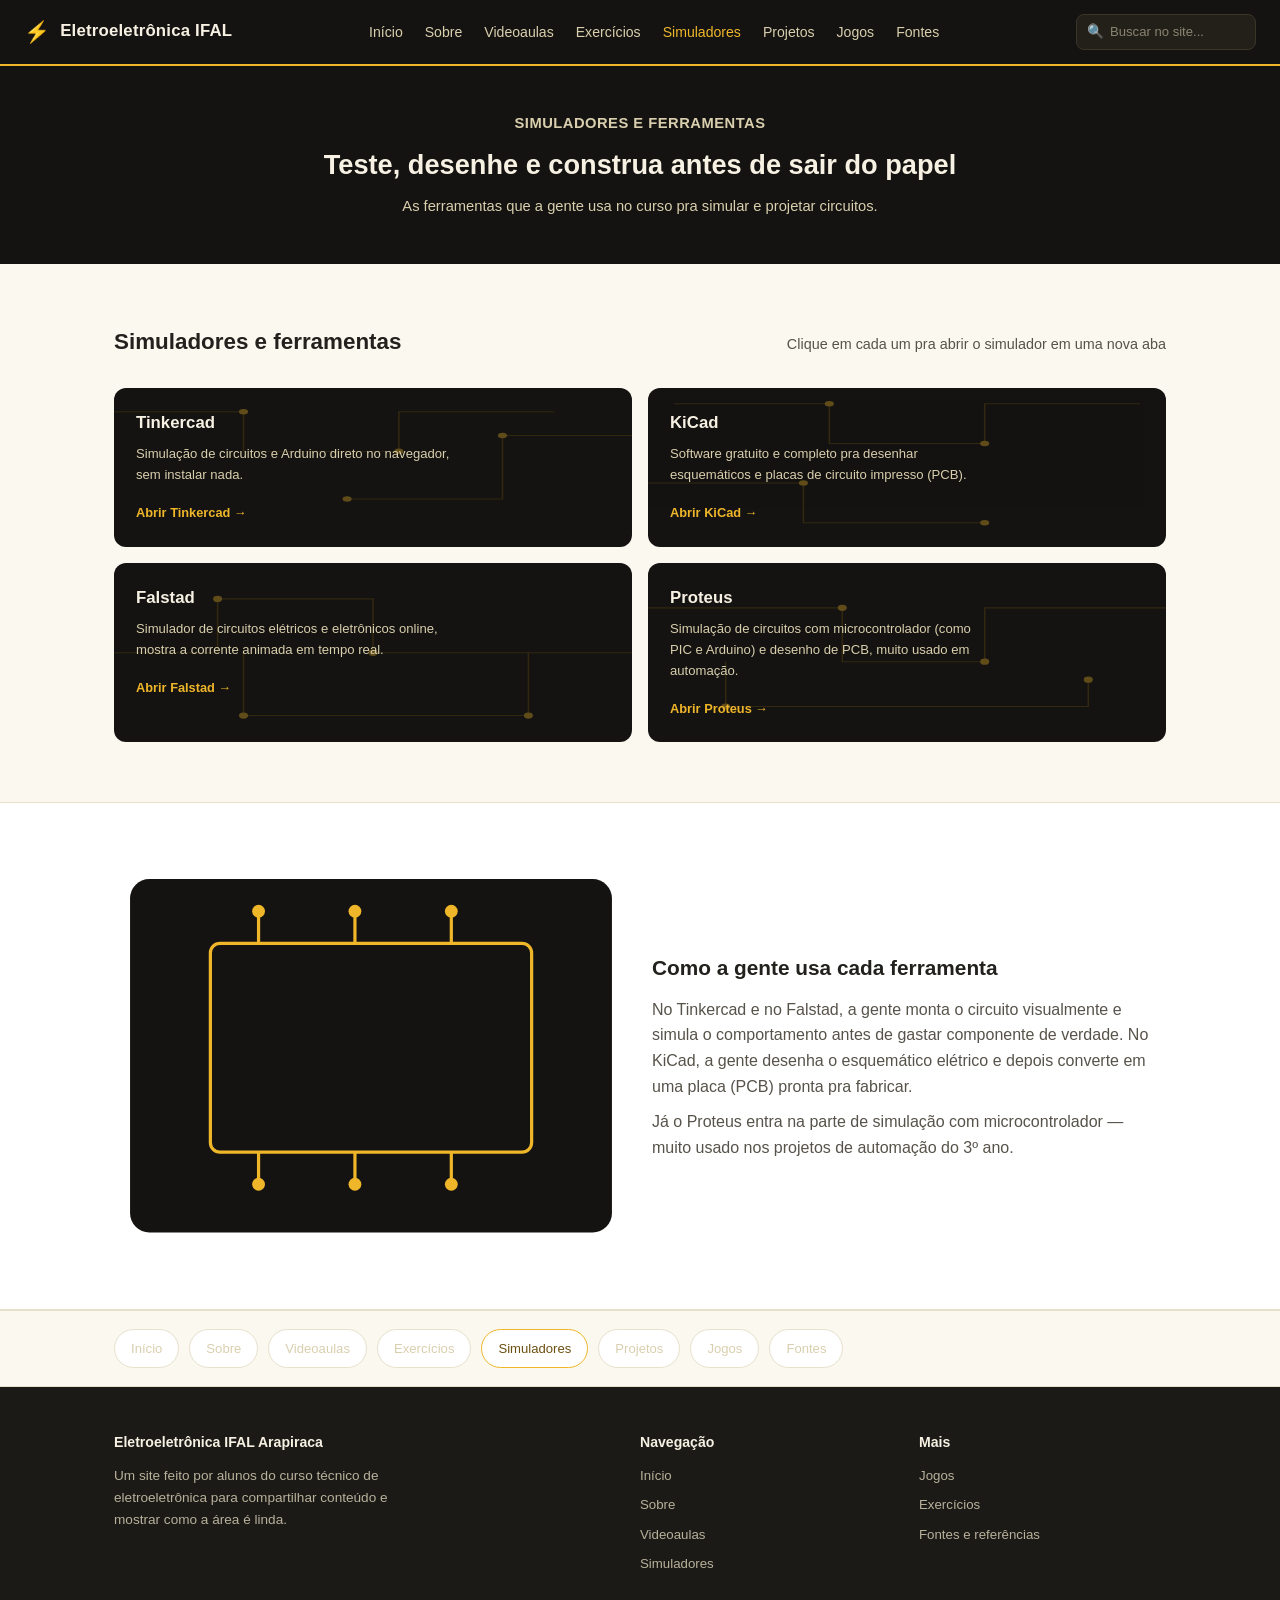
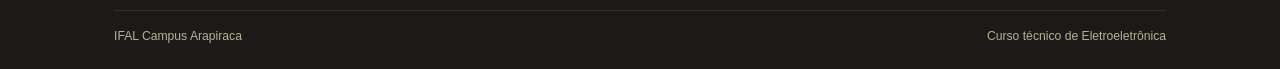
<file: simuladores.html>
<!DOCTYPE html>
<html lang="pt-BR">
<head>
<meta charset="UTF-8">
<meta name="viewport" content="width=device-width, initial-scale=1.0">
<title>Simuladores — Eletroeletrônica IFAL</title>
<link rel="stylesheet" href="style.css">
</head>
<body>

<header>
  <div class="nav-wrap">
    <div class="logo"><span class="raio">⚡</span> Eletroeletrônica IFAL</div>
    <nav>
      <ul id="menu">
        <li><a href="inicio.html">Início</a></li>
        <li><a href="sobre.html">Sobre</a></li>
        <li><a href="videoaulas.html">Videoaulas</a></li>
        <li><a href="exercicios.html">Exercícios</a></li>
        <li><a href="simuladores.html" class="ativo">Simuladores</a></li>
        <li><a href="projetos.html">Projetos</a></li>
        <li><a href="jogos.html">Jogos</a></li>
        <li><a href="fontes.html">Fontes</a></li>
      </ul>
    </nav>
    <form class="busca" id="buscaForm">
      <span>🔍</span>
      <input type="text" id="buscaInput" placeholder="Buscar no site...">
    </form>
    <button class="menu-btn" id="menuBtn" aria-label="Abrir menu">☰</button>
  </div>
</header>

<section class="page-hero">
  <p class="eyebrow">SIMULADORES E FERRAMENTAS</p>
  <h1>Teste, desenhe e construa antes de sair do papel</h1>
  <p>As ferramentas que a gente usa no curso pra simular e projetar circuitos.</p>
</section>


<section>
  <div class="container">
    <div class="section-titulo">
      <h2>Simuladores e ferramentas</h2>
      <p>Clique em cada um pra abrir o simulador em uma nova aba</p>
    </div>
    <div class="grid-tools-bg">

      <a href="https://www.tinkercad.com/" target="_blank" rel="noopener" class="tool-card-bg">
        <svg class="bg-circuito" viewBox="0 0 400 200" preserveAspectRatio="none">
          <g stroke="#6b4f0f" stroke-width="1.2" fill="none">
            <path d="M0 30 H100 V80 H220 V30 H340"/>
            <path d="M400 60 H300 V140 H180"/>
          </g>
          <g fill="#efb62a">
            <circle cx="100" cy="30" r="3.5"/><circle cx="220" cy="80" r="3.5"/><circle cx="300" cy="60" r="3.5"/><circle cx="180" cy="140" r="3.5"/>
          </g>
        </svg>
        <div class="conteudo">
          <h4>Tinkercad</h4>
          <p>Simulação de circuitos e Arduino direto no navegador, sem instalar nada.</p>
          <span class="link-txt">Abrir Tinkercad →</span>
        </div>
      </a>

      <a href="https://www.kicad.org/" target="_blank" rel="noopener" class="tool-card-bg">
        <svg class="bg-circuito" viewBox="0 0 400 200" preserveAspectRatio="none">
          <g stroke="#6b4f0f" stroke-width="1.2" fill="none">
            <path d="M20 20 H140 V70 H260 V20 H380"/>
            <path d="M0 120 H120 V170 H260"/>
          </g>
          <g fill="#efb62a">
            <circle cx="140" cy="20" r="3.5"/><circle cx="260" cy="70" r="3.5"/><circle cx="120" cy="120" r="3.5"/><circle cx="260" cy="170" r="3.5"/>
          </g>
        </svg>
        <div class="conteudo">
          <h4>KiCad</h4>
          <p>Software gratuito e completo pra desenhar esquemáticos e placas de circuito impresso (PCB).</p>
          <span class="link-txt">Abrir KiCad →</span>
        </div>
      </a>

      <a href="https://www.falstad.com/circuit/" target="_blank" rel="noopener" class="tool-card-bg">
        <svg class="bg-circuito" viewBox="0 0 400 200" preserveAspectRatio="none">
          <g stroke="#6b4f0f" stroke-width="1.2" fill="none">
            <path d="M0 100 H80 V40 H200 V100 H400"/>
            <path d="M100 100 V170 H320 V100"/>
          </g>
          <g fill="#efb62a">
            <circle cx="80" cy="40" r="3.5"/><circle cx="200" cy="100" r="3.5"/><circle cx="100" cy="170" r="3.5"/><circle cx="320" cy="170" r="3.5"/>
          </g>
        </svg>
        <div class="conteudo">
          <h4>Falstad</h4>
          <p>Simulador de circuitos elétricos e eletrônicos online, mostra a corrente animada em tempo real.</p>
          <span class="link-txt">Abrir Falstad →</span>
        </div>
      </a>

      <a href="https://www.labcenter.com/" target="_blank" rel="noopener" class="tool-card-bg">
        <svg class="bg-circuito" viewBox="0 0 400 200" preserveAspectRatio="none">
          <g stroke="#6b4f0f" stroke-width="1.2" fill="none">
            <path d="M0 50 H150 V110 H260 V50 H400"/>
            <path d="M60 110 V160 H340 V130"/>
          </g>
          <g fill="#efb62a">
            <circle cx="150" cy="50" r="3.5"/><circle cx="260" cy="110" r="3.5"/><circle cx="60" cy="160" r="3.5"/><circle cx="340" cy="130" r="3.5"/>
          </g>
        </svg>
        <div class="conteudo">
          <h4>Proteus</h4>
          <p>Simulação de circuitos com microcontrolador (como PIC e Arduino) e desenho de PCB, muito usado em automação.</p>
          <span class="link-txt">Abrir Proteus →</span>
        </div>
      </a>

    </div>
  </div>
</section>

<section class="bg-clara">
  <div class="container">
    <div class="grid-2">
      <svg class="ilustracao" viewBox="0 0 320 240" xmlns="http://www.w3.org/2000/svg">
        <rect x="10" y="10" width="300" height="220" rx="12" fill="#141311"/>
        <g stroke="#efb62a" stroke-width="2" fill="none">
          <rect x="60" y="50" width="200" height="130" rx="6"/>
          <path d="M90 50 V30 M150 50 V30 M210 50 V30"/>
          <path d="M90 180 V200 M150 180 V200 M210 180 V200"/>
        </g>
        <g fill="#efb62a">
          <circle cx="90" cy="30" r="4"/><circle cx="150" cy="30" r="4"/><circle cx="210" cy="30" r="4"/>
          <circle cx="90" cy="200" r="4"/><circle cx="150" cy="200" r="4"/><circle cx="210" cy="200" r="4"/>
        </g>
      </svg>
      <div>
        <h2 style="font-size:1.3rem; margin-bottom:12px;">Como a gente usa cada ferramenta</h2>
        <p style="color:var(--texto-suave); margin-bottom:10px;">No Tinkercad e no Falstad, a gente monta o circuito visualmente e simula o comportamento antes de gastar componente de verdade. No KiCad, a gente desenha o esquemático elétrico e depois converte em uma placa (PCB) pronta pra fabricar.</p>
        <p style="color:var(--texto-suave);">Já o Proteus entra na parte de simulação com microcontrolador — muito usado nos projetos de automação do 3º ano.</p>
      </div>
    </div>
  </div>
</section>


<nav class="subnav">
  <div class="container">
    <a href="inicio.html">Início</a>
    <a href="sobre.html">Sobre</a>
    <a href="videoaulas.html">Videoaulas</a>
    <a href="exercicios.html">Exercícios</a>
    <a href="simuladores.html" class="ativo">Simuladores</a>
    <a href="projetos.html">Projetos</a>
    <a href="jogos.html">Jogos</a>
    <a href="fontes.html">Fontes</a>
  </div>
</nav>

<footer>
  <div class="container">
    <div class="footer-grid">
      <div>
        <h5>Eletroeletrônica IFAL Arapiraca</h5>
        <p style="font-size:0.85rem; max-width:320px;">Um site feito por alunos do curso técnico de eletroeletrônica para compartilhar conteúdo e mostrar como a área é linda.</p>
      </div>
      <div>
        <h5>Navegação</h5>
        <ul>
          <li><a href="inicio.html">Início</a></li>
          <li><a href="sobre.html">Sobre</a></li>
          <li><a href="videoaulas.html">Videoaulas</a></li>
          <li><a href="simuladores.html">Simuladores</a></li>
        </ul>
      </div>
      <div>
        <h5>Mais</h5>
        <ul>
          <li><a href="jogos.html">Jogos</a></li>
          <li><a href="exercicios.html">Exercícios</a></li>
          <li><a href="fontes.html">Fontes e referências</a></li>
        </ul>
      </div>
    </div>
    <div class="footer-base">
      <span>IFAL Campus Arapiraca</span>
      <span>Curso técnico de Eletroeletrônica</span>
    </div>
  </div>
</footer>

<script src="script.js"></script>
</body>
</html>
</file>
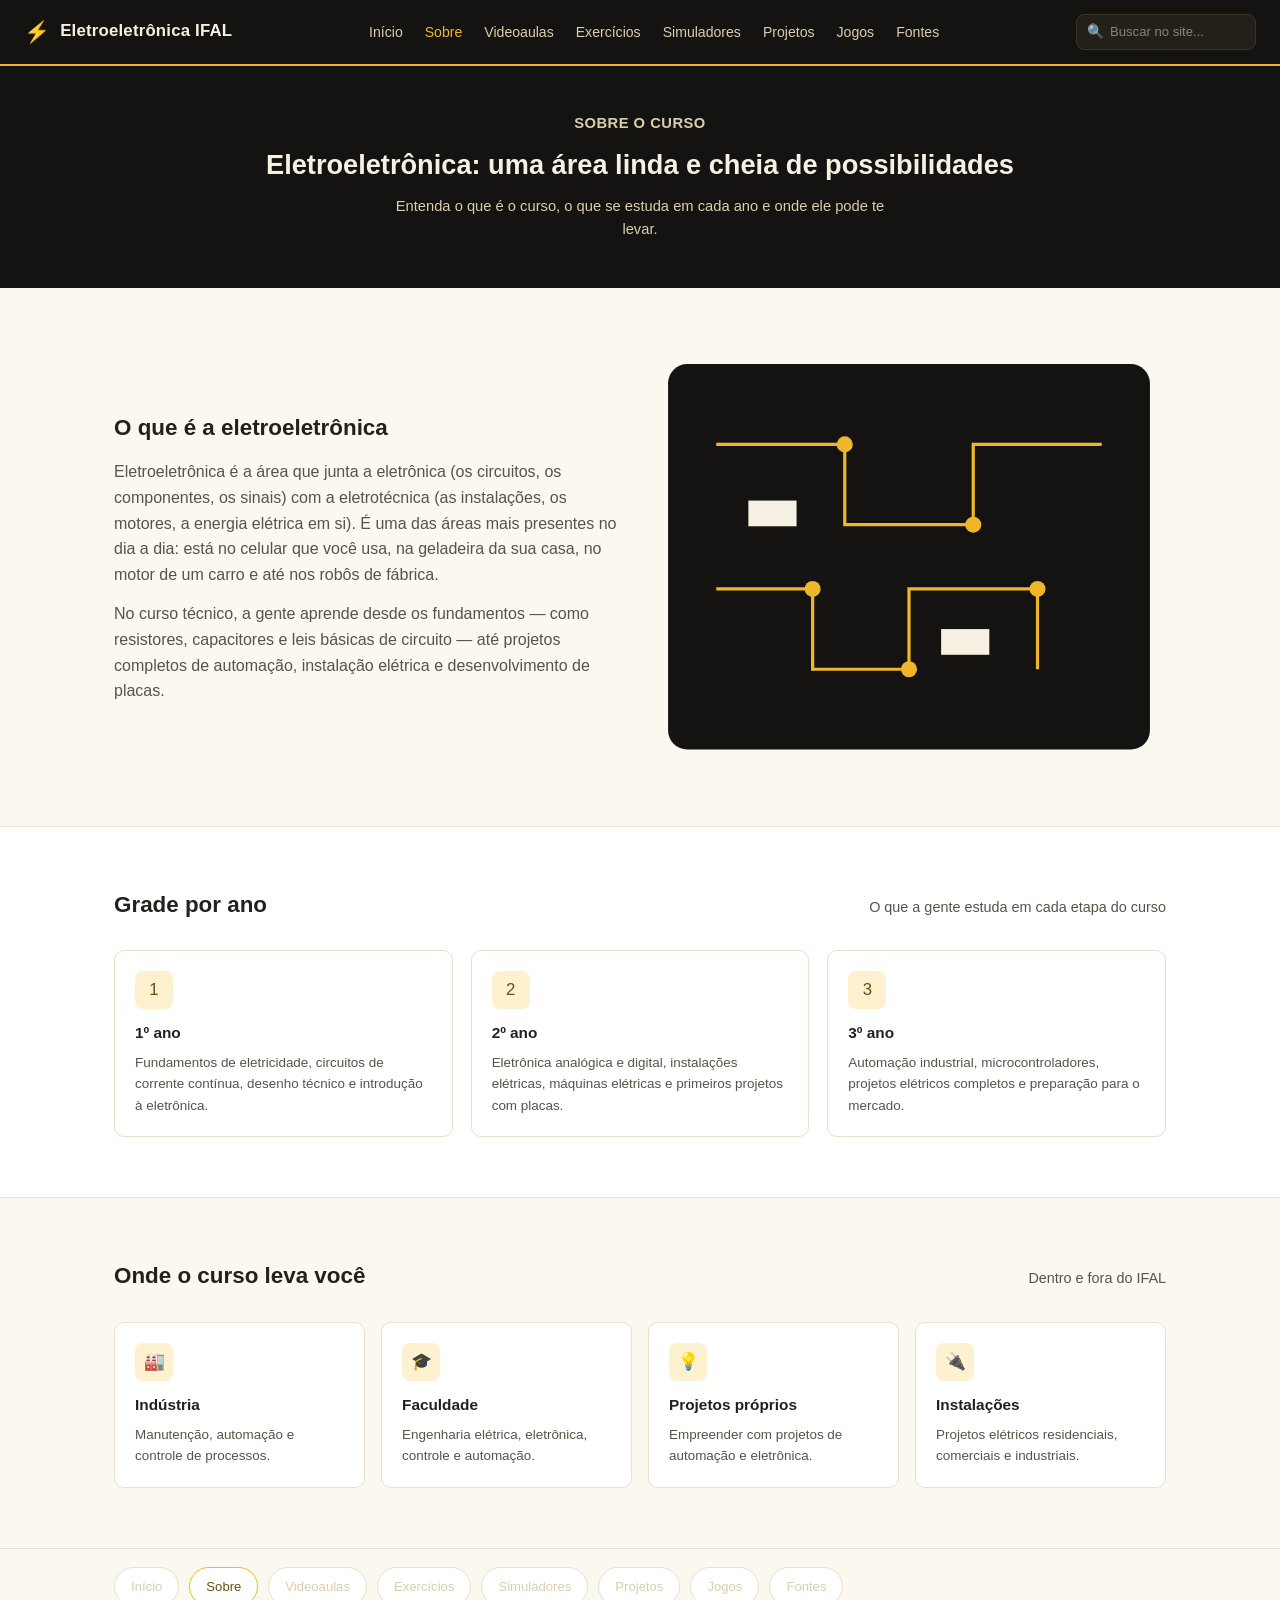
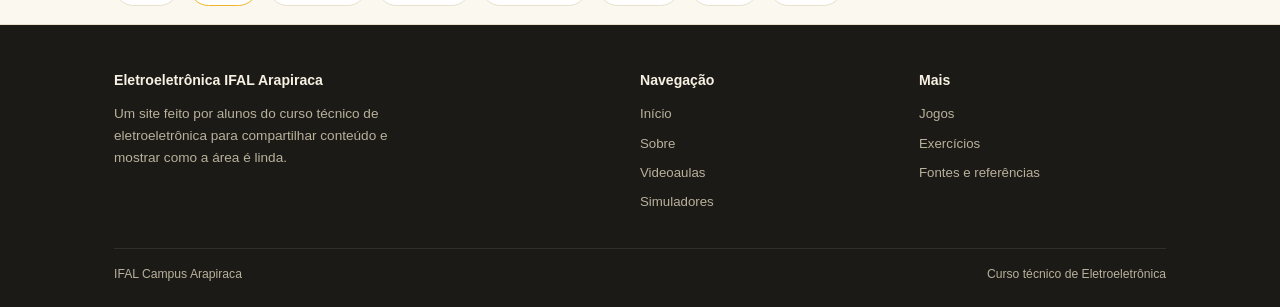
<file: sobre.html>
<!DOCTYPE html>
<html lang="pt-BR">
<head>
<meta charset="UTF-8">
<meta name="viewport" content="width=device-width, initial-scale=1.0">
<title>Sobre o curso — Eletroeletrônica IFAL</title>
<link rel="stylesheet" href="style.css">
</head>
<body>

<header>
  <div class="nav-wrap">
    <div class="logo"><span class="raio">⚡</span> Eletroeletrônica IFAL</div>
    <nav>
      <ul id="menu">
        <li><a href="inicio.html">Início</a></li>
        <li><a href="sobre.html" class="ativo">Sobre</a></li>
        <li><a href="videoaulas.html">Videoaulas</a></li>
        <li><a href="exercicios.html">Exercícios</a></li>
        <li><a href="simuladores.html">Simuladores</a></li>
        <li><a href="projetos.html">Projetos</a></li>
        <li><a href="jogos.html">Jogos</a></li>
        <li><a href="fontes.html">Fontes</a></li>
      </ul>
    </nav>
    <form class="busca" id="buscaForm">
      <span>🔍</span>
      <input type="text" id="buscaInput" placeholder="Buscar no site...">
    </form>
    <button class="menu-btn" id="menuBtn" aria-label="Abrir menu">☰</button>
  </div>
</header>

<section class="page-hero">
  <p class="eyebrow">SOBRE O CURSO</p>
  <h1>Eletroeletrônica: uma área linda e cheia de possibilidades</h1>
  <p>Entenda o que é o curso, o que se estuda em cada ano e onde ele pode te levar.</p>
</section>


<section>
  <div class="container">
    <div class="grid-2">
      <div>
        <h2 style="font-size:1.4rem; margin-bottom:14px;">O que é a eletroeletrônica</h2>
        <p style="color:var(--texto-suave); margin-bottom:14px;">Eletroeletrônica é a área que junta a eletrônica (os circuitos, os componentes, os sinais) com a eletrotécnica (as instalações, os motores, a energia elétrica em si). É uma das áreas mais presentes no dia a dia: está no celular que você usa, na geladeira da sua casa, no motor de um carro e até nos robôs de fábrica.</p>
        <p style="color:var(--texto-suave);">No curso técnico, a gente aprende desde os fundamentos — como resistores, capacitores e leis básicas de circuito — até projetos completos de automação, instalação elétrica e desenvolvimento de placas.</p>
      </div>
      <svg class="ilustracao" viewBox="0 0 320 260" xmlns="http://www.w3.org/2000/svg">
        <rect x="10" y="10" width="300" height="240" rx="12" fill="#141311"/>
        <g stroke="#efb62a" stroke-width="2" fill="none">
          <path d="M40 60 H120 V110 H200 V60 H280"/>
          <path d="M40 150 H100 V200 H160 V150 H240 V200"/>
        </g>
        <g fill="#efb62a">
          <circle cx="120" cy="60" r="5"/><circle cx="200" cy="110" r="5"/><circle cx="100" cy="150" r="5"/>
          <circle cx="160" cy="200" r="5"/><circle cx="240" cy="150" r="5"/>
        </g>
        <rect x="60" y="95" width="30" height="16" fill="#f7f1e3"/>
        <rect x="180" y="175" width="30" height="16" fill="#f7f1e3"/>
      </svg>
    </div>
  </div>
</section>

<section class="bg-clara">
  <div class="container">
    <div class="section-titulo">
      <h2>Grade por ano</h2>
      <p>O que a gente estuda em cada etapa do curso</p>
    </div>
    <div class="grid-3">
      <div class="card">
        <div class="icone">1</div>
        <h3>1º ano</h3>
        <p>Fundamentos de eletricidade, circuitos de corrente contínua, desenho técnico e introdução à eletrônica.</p>
      </div>
      <div class="card">
        <div class="icone">2</div>
        <h3>2º ano</h3>
        <p>Eletrônica analógica e digital, instalações elétricas, máquinas elétricas e primeiros projetos com placas.</p>
      </div>
      <div class="card">
        <div class="icone">3</div>
        <h3>3º ano</h3>
        <p>Automação industrial, microcontroladores, projetos elétricos completos e preparação para o mercado.</p>
      </div>
    </div>
  </div>
</section>

<section>
  <div class="container">
    <div class="section-titulo">
      <h2>Onde o curso leva você</h2>
      <p>Dentro e fora do IFAL</p>
    </div>
    <div class="grid-4">
      <div class="card"><div class="icone">🏭</div><h3>Indústria</h3><p>Manutenção, automação e controle de processos.</p></div>
      <div class="card"><div class="icone">🎓</div><h3>Faculdade</h3><p>Engenharia elétrica, eletrônica, controle e automação.</p></div>
      <div class="card"><div class="icone">💡</div><h3>Projetos próprios</h3><p>Empreender com projetos de automação e eletrônica.</p></div>
      <div class="card"><div class="icone">🔌</div><h3>Instalações</h3><p>Projetos elétricos residenciais, comerciais e industriais.</p></div>
    </div>
  </div>
</section>


<nav class="subnav">
  <div class="container">
    <a href="inicio.html">Início</a>
    <a href="sobre.html" class="ativo">Sobre</a>
    <a href="videoaulas.html">Videoaulas</a>
    <a href="exercicios.html">Exercícios</a>
    <a href="simuladores.html">Simuladores</a>
    <a href="projetos.html">Projetos</a>
    <a href="jogos.html">Jogos</a>
    <a href="fontes.html">Fontes</a>
  </div>
</nav>

<footer>
  <div class="container">
    <div class="footer-grid">
      <div>
        <h5>Eletroeletrônica IFAL Arapiraca</h5>
        <p style="font-size:0.85rem; max-width:320px;">Um site feito por alunos do curso técnico de eletroeletrônica para compartilhar conteúdo e mostrar como a área é linda.</p>
      </div>
      <div>
        <h5>Navegação</h5>
        <ul>
          <li><a href="inicio.html">Início</a></li>
          <li><a href="sobre.html">Sobre</a></li>
          <li><a href="videoaulas.html">Videoaulas</a></li>
          <li><a href="simuladores.html">Simuladores</a></li>
        </ul>
      </div>
      <div>
        <h5>Mais</h5>
        <ul>
          <li><a href="jogos.html">Jogos</a></li>
          <li><a href="exercicios.html">Exercícios</a></li>
          <li><a href="fontes.html">Fontes e referências</a></li>
        </ul>
      </div>
    </div>
    <div class="footer-base">
      <span>IFAL Campus Arapiraca</span>
      <span>Curso técnico de Eletroeletrônica</span>
    </div>
  </div>
</footer>

<script src="script.js"></script>
</body>
</html>
</file>
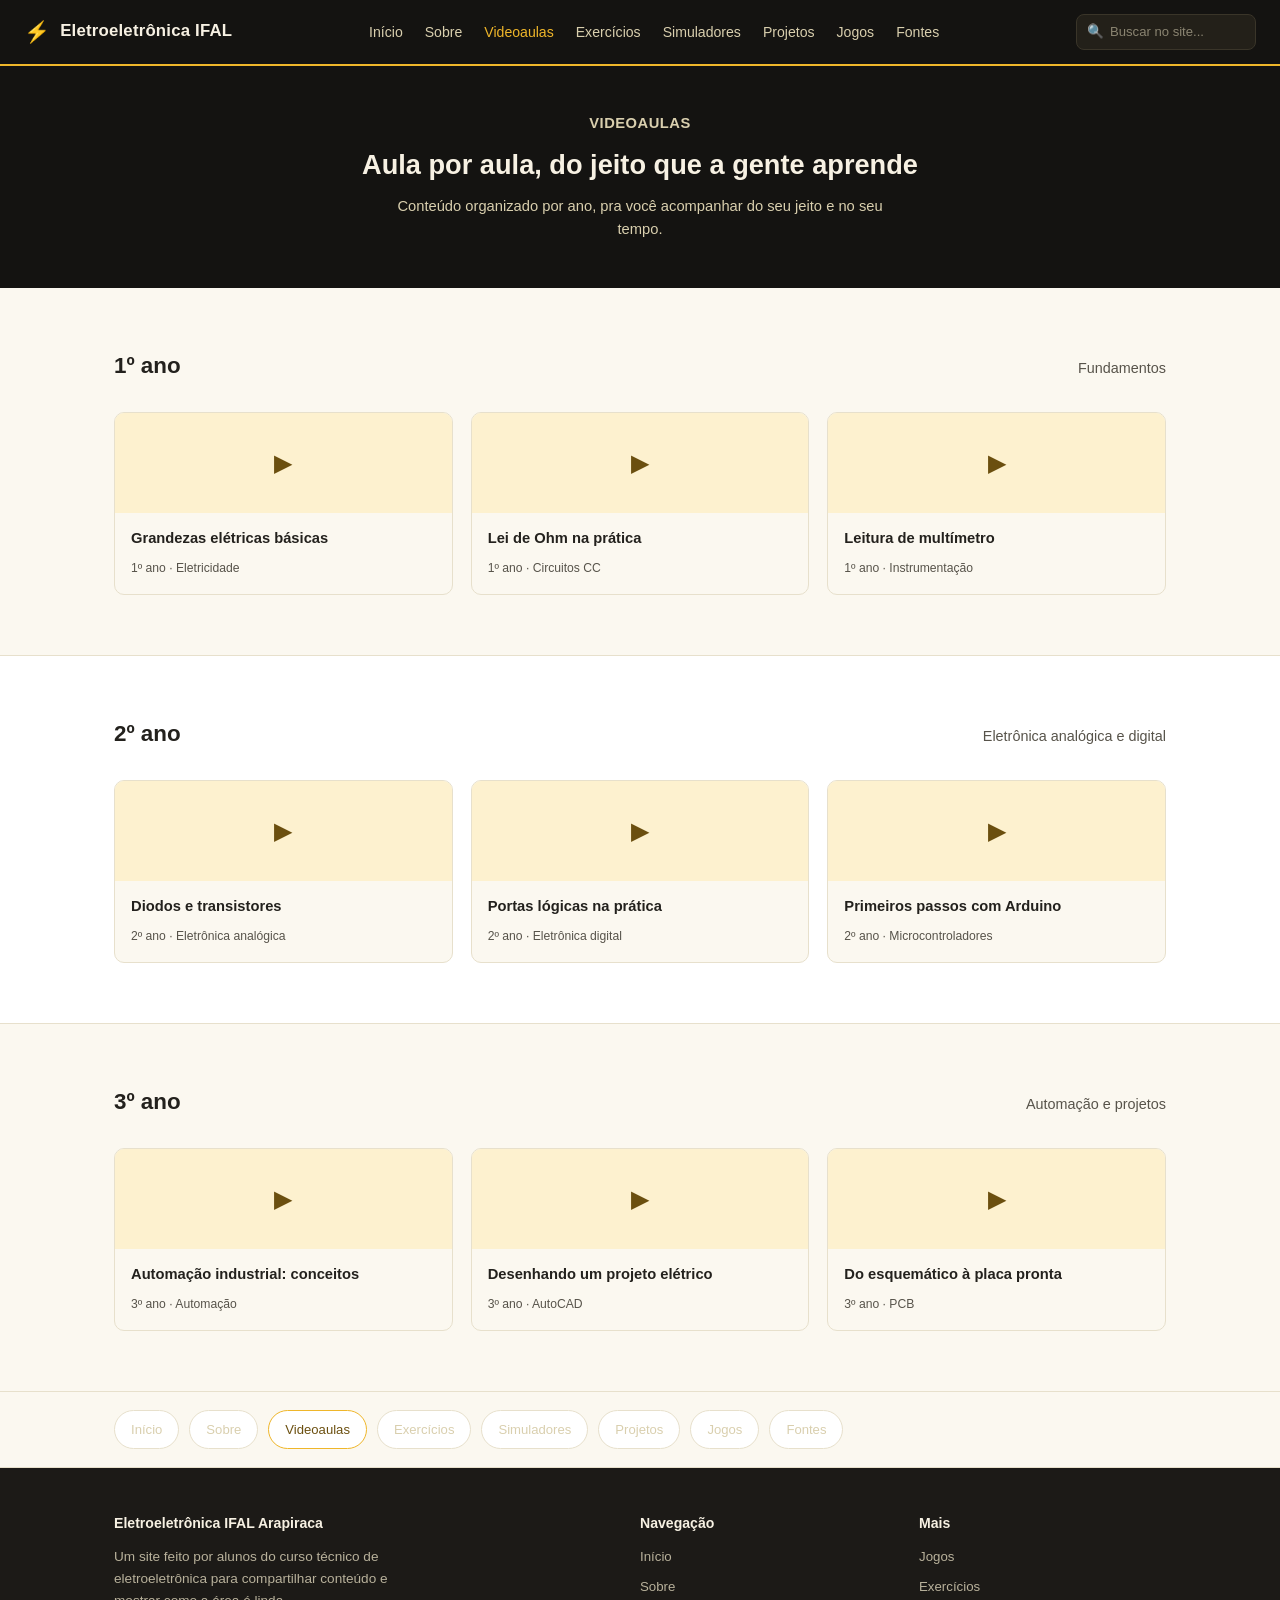
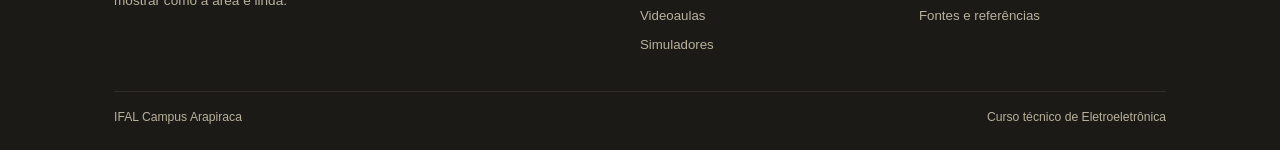
<file: videoaulas.html>
<!DOCTYPE html>
<html lang="pt-BR">
<head>
<meta charset="UTF-8">
<meta name="viewport" content="width=device-width, initial-scale=1.0">
<title>Videoaulas — Eletroeletrônica IFAL</title>
<link rel="stylesheet" href="style.css">
</head>
<body>

<header>
  <div class="nav-wrap">
    <div class="logo"><span class="raio">⚡</span> Eletroeletrônica IFAL</div>
    <nav>
      <ul id="menu">
        <li><a href="inicio.html">Início</a></li>
        <li><a href="sobre.html">Sobre</a></li>
        <li><a href="videoaulas.html" class="ativo">Videoaulas</a></li>
        <li><a href="exercicios.html">Exercícios</a></li>
        <li><a href="simuladores.html">Simuladores</a></li>
        <li><a href="projetos.html">Projetos</a></li>
        <li><a href="jogos.html">Jogos</a></li>
        <li><a href="fontes.html">Fontes</a></li>
      </ul>
    </nav>
    <form class="busca" id="buscaForm">
      <span>🔍</span>
      <input type="text" id="buscaInput" placeholder="Buscar no site...">
    </form>
    <button class="menu-btn" id="menuBtn" aria-label="Abrir menu">☰</button>
  </div>
</header>

<section class="page-hero">
  <p class="eyebrow">VIDEOAULAS</p>
  <h1>Aula por aula, do jeito que a gente aprende</h1>
  <p>Conteúdo organizado por ano, pra você acompanhar do seu jeito e no seu tempo.</p>
</section>


<section>
  <div class="container">
    <div class="section-titulo"><h2>1º ano</h2><p>Fundamentos</p></div>
    <div class="grid-3">
      <div class="video-card">
        <div class="video-thumb">▶</div>
        <div class="video-info"><h4>Grandezas elétricas básicas</h4><span>1º ano · Eletricidade</span></div>
      </div>
      <div class="video-card">
        <div class="video-thumb">▶</div>
        <div class="video-info"><h4>Lei de Ohm na prática</h4><span>1º ano · Circuitos CC</span></div>
      </div>
      <div class="video-card">
        <div class="video-thumb">▶</div>
        <div class="video-info"><h4>Leitura de multímetro</h4><span>1º ano · Instrumentação</span></div>
      </div>
    </div>
  </div>
</section>

<section class="bg-clara">
  <div class="container">
    <div class="section-titulo"><h2>2º ano</h2><p>Eletrônica analógica e digital</p></div>
    <div class="grid-3">
      <div class="video-card">
        <div class="video-thumb">▶</div>
        <div class="video-info"><h4>Diodos e transistores</h4><span>2º ano · Eletrônica analógica</span></div>
      </div>
      <div class="video-card">
        <div class="video-thumb">▶</div>
        <div class="video-info"><h4>Portas lógicas na prática</h4><span>2º ano · Eletrônica digital</span></div>
      </div>
      <div class="video-card">
        <div class="video-thumb">▶</div>
        <div class="video-info"><h4>Primeiros passos com Arduino</h4><span>2º ano · Microcontroladores</span></div>
      </div>
    </div>
  </div>
</section>

<section>
  <div class="container">
    <div class="section-titulo"><h2>3º ano</h2><p>Automação e projetos</p></div>
    <div class="grid-3">
      <div class="video-card">
        <div class="video-thumb">▶</div>
        <div class="video-info"><h4>Automação industrial: conceitos</h4><span>3º ano · Automação</span></div>
      </div>
      <div class="video-card">
        <div class="video-thumb">▶</div>
        <div class="video-info"><h4>Desenhando um projeto elétrico</h4><span>3º ano · AutoCAD</span></div>
      </div>
      <div class="video-card">
        <div class="video-thumb">▶</div>
        <div class="video-info"><h4>Do esquemático à placa pronta</h4><span>3º ano · PCB</span></div>
      </div>
    </div>
  </div>
</section>


<nav class="subnav">
  <div class="container">
    <a href="inicio.html">Início</a>
    <a href="sobre.html">Sobre</a>
    <a href="videoaulas.html" class="ativo">Videoaulas</a>
    <a href="exercicios.html">Exercícios</a>
    <a href="simuladores.html">Simuladores</a>
    <a href="projetos.html">Projetos</a>
    <a href="jogos.html">Jogos</a>
    <a href="fontes.html">Fontes</a>
  </div>
</nav>

<footer>
  <div class="container">
    <div class="footer-grid">
      <div>
        <h5>Eletroeletrônica IFAL Arapiraca</h5>
        <p style="font-size:0.85rem; max-width:320px;">Um site feito por alunos do curso técnico de eletroeletrônica para compartilhar conteúdo e mostrar como a área é linda.</p>
      </div>
      <div>
        <h5>Navegação</h5>
        <ul>
          <li><a href="inicio.html">Início</a></li>
          <li><a href="sobre.html">Sobre</a></li>
          <li><a href="videoaulas.html">Videoaulas</a></li>
          <li><a href="simuladores.html">Simuladores</a></li>
        </ul>
      </div>
      <div>
        <h5>Mais</h5>
        <ul>
          <li><a href="jogos.html">Jogos</a></li>
          <li><a href="exercicios.html">Exercícios</a></li>
          <li><a href="fontes.html">Fontes e referências</a></li>
        </ul>
      </div>
    </div>
    <div class="footer-base">
      <span>IFAL Campus Arapiraca</span>
      <span>Curso técnico de Eletroeletrônica</span>
    </div>
  </div>
</footer>

<script src="script.js"></script>
</body>
</html>
</file>
<file: style.css>
:root{
  --preto: #141311;
  --preto-2: #1c1a17;
  --amarelo: #efb62a;
  --amarelo-escuro: #6b4f0f;
  --creme: #f7f1e3;
  --texto: #23211d;
  --texto-suave: #57534a;
  --borda: #e7e0cc;
  --fundo: #fbf8f0;
}
*{ box-sizing: border-box; margin: 0; padding: 0; }
html{ scroll-behavior: smooth; }
body{
  font-family: "Segoe UI", Roboto, Arial, sans-serif;
  background: var(--fundo);
  color: var(--texto);
  line-height: 1.6;
}
a{ color: inherit; text-decoration: none; }
img, svg.ilustracao{ max-width: 100%; display: block; }
.container{ max-width: 1100px; margin: 0 auto; padding: 0 24px; }

/* ---------- HEADER ---------- */
header{
  background: var(--preto);
  color: var(--creme);
  position: sticky;
  top: 0;
  z-index: 50;
  border-bottom: 2px solid var(--amarelo);
}
.nav-wrap{
  display: flex;
  align-items: center;
  justify-content: space-between;
  padding: 14px 24px;
  gap: 16px;
}
.logo{
  display: flex;
  align-items: center;
  gap: 10px;
  font-weight: 700;
  font-size: 1.05rem;
  letter-spacing: 0.2px;
  white-space: nowrap;
}
.logo .raio{ color: var(--amarelo); font-size: 1.3rem; }
nav ul{ display: flex; gap: 22px; list-style: none; }
nav a{ font-size: 0.88rem; color: #d9cfae; transition: color 0.15s ease; }
nav a:hover, nav a.ativo{ color: var(--amarelo); }

.busca{
  display: flex;
  align-items: center;
  background: #232019;
  border: 1px solid #3a3529;
  border-radius: 8px;
  padding: 6px 10px;
  gap: 6px;
  flex: 0 0 180px;
}
.busca input{
  background: none; border: none; outline: none;
  color: var(--creme); font-size: 0.82rem; width: 100%;
}
.busca input::placeholder{ color: #8a8471; }
.busca span{ color: var(--amarelo); font-size: 0.85rem; }

.menu-btn{
  display: none;
  background: none;
  border: 1px solid var(--amarelo);
  color: var(--amarelo);
  width: 36px; height: 36px;
  border-radius: 6px;
  font-size: 1rem;
  cursor: pointer;
  flex-shrink: 0;
}

/* ---------- HERO (home) ---------- */
.hero{
  position: relative;
  background: var(--preto);
  color: var(--creme);
  overflow: hidden;
  padding: 80px 24px 90px;
  text-align: center;
}
.hero svg.circuito{ position: absolute; inset: 0; width: 100%; height: 100%; opacity: 0.4; pointer-events: none; }
.hero-content{ position: relative; z-index: 1; max-width: 680px; margin: 0 auto; }
.eyebrow{ color: var(--amarelo); font-weight: 600; font-size: 0.82rem; margin-bottom: 12px; letter-spacing: 0.5px; }
.hero h1{ font-size: clamp(1.7rem, 4vw, 2.5rem); font-weight: 700; margin-bottom: 14px; line-height: 1.25; }
.hero p{ color: #d9cfae; font-size: 1rem; margin-bottom: 24px; }
.hero-cta{ display: flex; gap: 12px; justify-content: center; flex-wrap: wrap; }
.btn{
  padding: 11px 22px; border-radius: 8px; font-size: 0.92rem; font-weight: 600;
  cursor: pointer; border: 1px solid transparent; display: inline-block;
  transition: transform 0.12s ease, opacity 0.15s ease;
}
.btn:hover{ opacity: 0.9; }
.btn-primario{ background: var(--amarelo); color: var(--preto); }
.btn-secundario{ background: transparent; color: var(--creme); border-color: #4a463c; }

/* ---------- HERO menor (páginas internas) ---------- */
.page-hero{
  background: var(--preto);
  color: var(--creme);
  padding: 46px 24px;
  text-align: center;
  position: relative;
  overflow: hidden;
}
.page-hero .eyebrow{ margin-bottom: 8px; }
.page-hero h1{ font-size: 1.7rem; margin-bottom: 8px; }
.page-hero p{ color: #d9cfae; font-size: 0.92rem; max-width: 520px; margin: 0 auto; }

section{ padding: 60px 0; }
.section-titulo{ display: flex; align-items: baseline; justify-content: space-between; margin-bottom: 28px; flex-wrap: wrap; gap: 8px; }
.section-titulo h2{ font-size: 1.4rem; font-weight: 700; }
.section-titulo p{ color: var(--texto-suave); font-size: 0.9rem; }

.grid-4{ display: grid; grid-template-columns: repeat(4, 1fr); gap: 16px; }
.grid-3{ display: grid; grid-template-columns: repeat(3, 1fr); gap: 18px; }
.grid-2{ display: grid; grid-template-columns: 1fr 1fr; gap: 24px; align-items: center; }

.card{
  background: #fff; border: 1px solid var(--borda); border-radius: 10px;
  padding: 20px; transition: border-color 0.15s ease;
}
.card:hover{ border-color: var(--amarelo); }
.card .icone{
  width: 38px; height: 38px; border-radius: 8px; background: #fdf1cf;
  color: var(--amarelo-escuro); display: flex; align-items: center; justify-content: center;
  font-size: 1.05rem; margin-bottom: 12px;
}
.card h3{ font-size: 0.96rem; margin-bottom: 6px; }
.card p{ font-size: 0.84rem; color: var(--texto-suave); }

.bg-clara{ background: #fff; border-top: 1px solid var(--borda); border-bottom: 1px solid var(--borda); }

.video-card{ border: 1px solid var(--borda); border-radius: 10px; overflow: hidden; background: var(--fundo); }
.video-thumb{ height: 100px; background: #fdf1cf; display: flex; align-items: center; justify-content: center; color: var(--amarelo-escuro); font-size: 1.5rem; }
.video-info{ padding: 14px 16px; }
.video-info h4{ font-size: 0.92rem; margin-bottom: 4px; }
.video-info span{ font-size: 0.76rem; color: var(--texto-suave); }

.grid-tools{ display: grid; grid-template-columns: repeat(3, 1fr); gap: 16px; }
.tool-card{ border: 1px solid var(--borda); background: #fff; border-radius: 10px; padding: 18px; display: flex; align-items: center; gap: 12px; }
.tool-card .dot{ width: 8px; height: 8px; border-radius: 50%; background: var(--amarelo); flex-shrink: 0; }
.tool-card h4{ font-size: 0.94rem; margin-bottom: 2px; }
.tool-card span{ font-size: 0.76rem; color: var(--texto-suave); }

/* Cards de simulador com imagem de fundo (placa de circuito) */
.grid-tools-bg{ display: grid; grid-template-columns: repeat(2, 1fr); gap: 16px; }
.tool-card-bg{
  position: relative;
  overflow: hidden;
  background: var(--preto);
  border-radius: 12px;
  padding: 22px;
  display: block;
  text-decoration: none;
  min-height: 128px;
}
.tool-card-bg svg.bg-circuito{ position: absolute; inset: 0; width: 100%; height: 100%; opacity: 0.35; }
.tool-card-bg .conteudo{ position: relative; z-index: 1; }
.tool-card-bg h4{ color: var(--creme); font-size: 1.05rem; margin-bottom: 6px; }
.tool-card-bg p{ color: #d9cfae; font-size: 0.82rem; margin-bottom: 14px; max-width: 320px; }
.tool-card-bg .link-txt{ display: inline-flex; align-items: center; gap: 6px; font-size: 0.8rem; color: var(--amarelo); font-weight: 600; }
.tool-card-bg:hover .link-txt{ text-decoration: underline; }

.jogos-wrap{
  background: var(--preto); color: var(--creme); border-radius: 14px; padding: 40px 30px;
  display: flex; align-items: center; justify-content: space-between; gap: 24px; flex-wrap: wrap;
}
.jogos-texto h2{ color: var(--creme); margin-bottom: 8px; }
.jogos-texto p{ color: #d9cfae; max-width: 420px; font-size: 0.9rem; }

.creditos{
  background: #fdf1cf; border: 1px solid var(--borda); border-radius: 12px; padding: 26px;
  text-align: center; margin-top: 8px;
}
.creditos h3{ font-size: 1.1rem; margin-bottom: 10px; }
.creditos p{ font-size: 0.9rem; color: var(--texto-suave); max-width: 560px; margin: 0 auto; }
.creditos .nomes{ margin-top: 12px; font-weight: 600; color: var(--amarelo-escuro); font-size: 0.95rem; }

/* ---------- Navegação secundária (rodapé de abas) ---------- */
.subnav{
  background: var(--fundo); border-top: 1px solid var(--borda); border-bottom: 1px solid var(--borda);
  padding: 18px 0;
}
.subnav .container{ display: flex; gap: 10px; overflow-x: auto; }
.subnav a{
  flex: 0 0 auto; background: #fff; border: 1px solid var(--borda); border-radius: 999px;
  padding: 8px 16px; font-size: 0.82rem; font-weight: 500; white-space: nowrap;
  transition: border-color 0.15s ease, color 0.15s ease;
}
.subnav a:hover, .subnav a.ativo{ border-color: var(--amarelo); color: var(--amarelo-escuro); }

/* ---------- FOOTER ---------- */
footer{ background: var(--preto-2); color: #b8b19b; padding: 44px 0 22px; }
.footer-grid{ display: grid; grid-template-columns: 2fr 1fr 1fr; gap: 32px; margin-bottom: 28px; }
.footer-grid h5{ color: var(--creme); font-size: 0.88rem; margin-bottom: 12px; }
.footer-grid ul{ list-style: none; }
.footer-grid li{ margin-bottom: 8px; font-size: 0.83rem; }
.footer-grid li a:hover{ color: var(--amarelo); }
.footer-base{ border-top: 1px solid #322f28; padding-top: 16px; font-size: 0.76rem; display: flex; justify-content: space-between; flex-wrap: wrap; gap: 8px; }

/* ---------- RESPONSIVO ---------- */
@media (max-width: 900px){
  .grid-4{ grid-template-columns: repeat(2, 1fr); }
  .grid-3{ grid-template-columns: 1fr; }
  .grid-2{ grid-template-columns: 1fr; }
  .grid-tools{ grid-template-columns: 1fr; }
  .footer-grid{ grid-template-columns: 1fr; }
  .busca{ display: none; }
}
@media (max-width: 720px){
  nav ul{
    position: absolute; top: 100%; left: 0; right: 0; background: var(--preto);
    flex-direction: column; padding: 16px 24px; gap: 16px; display: none;
    border-bottom: 2px solid var(--amarelo);
  }
  nav ul.aberto{ display: flex; }
  .menu-btn{ display: block; }
}
</file>
